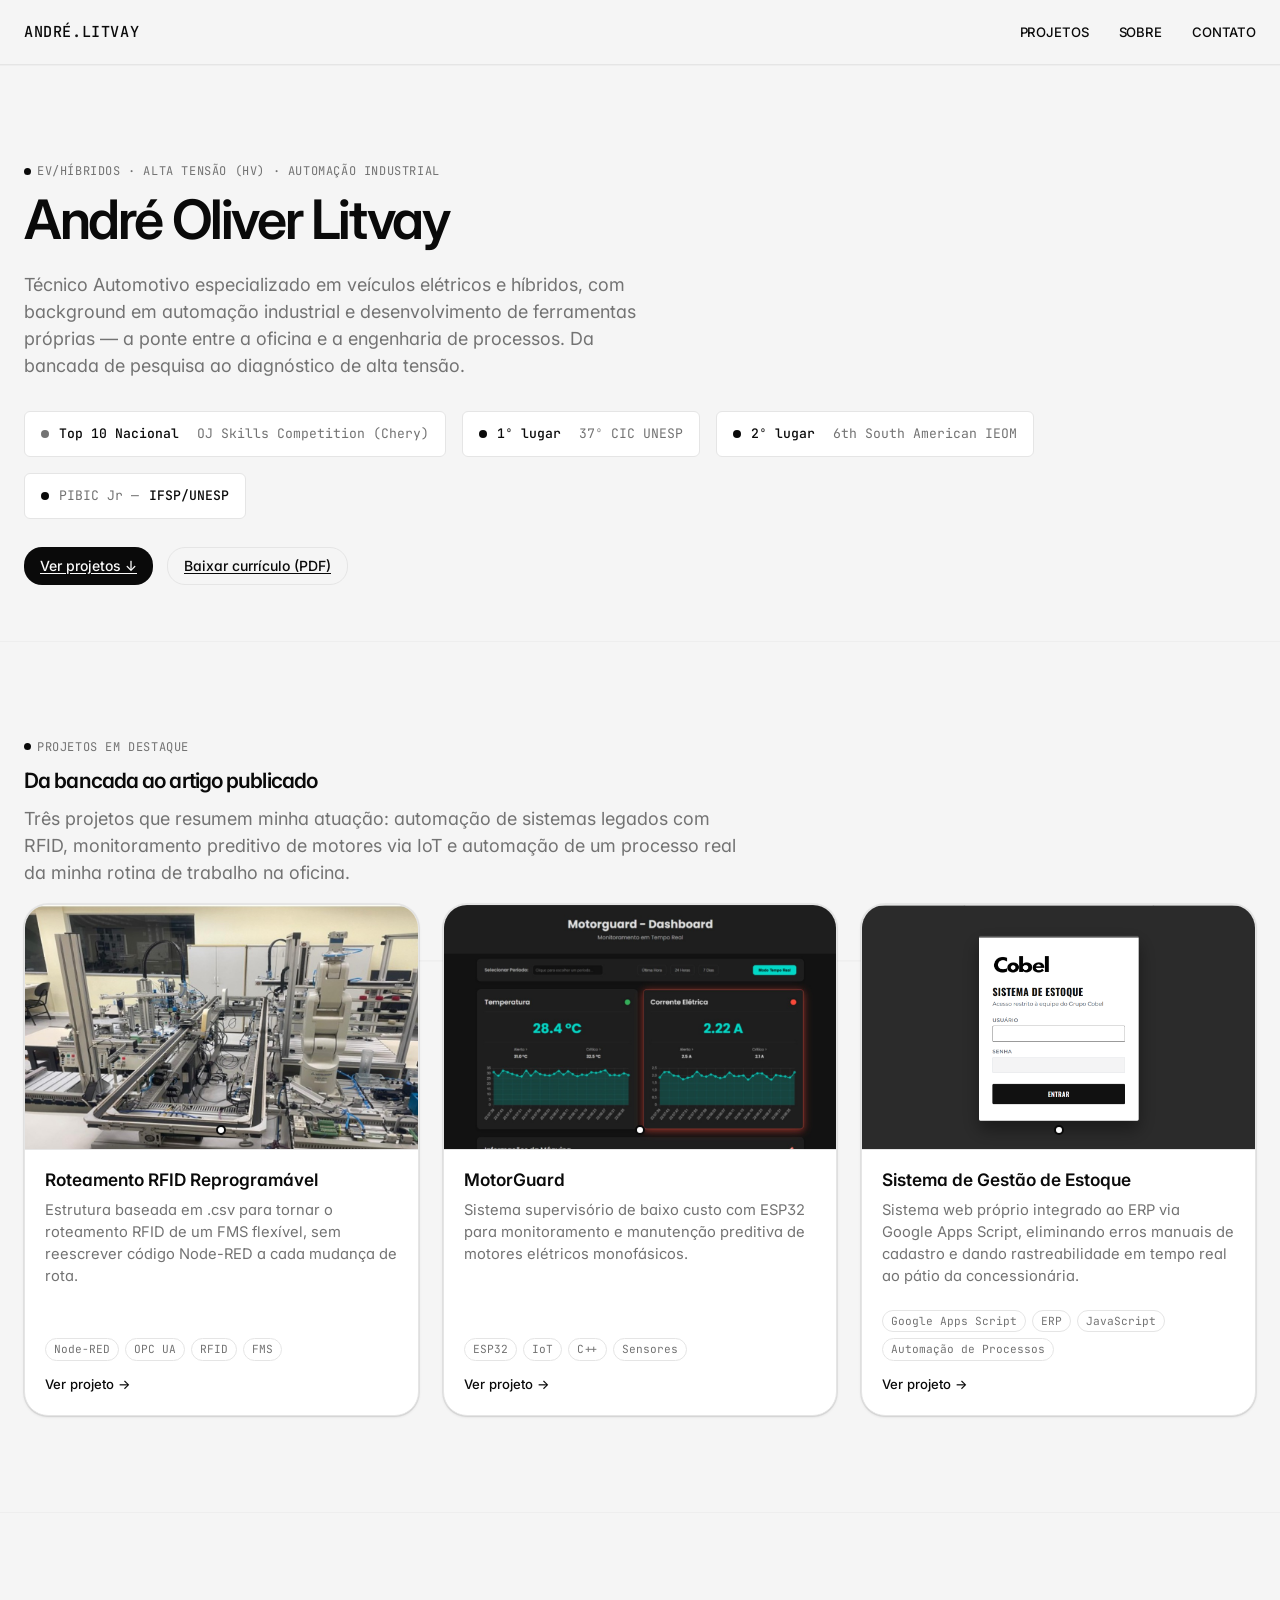
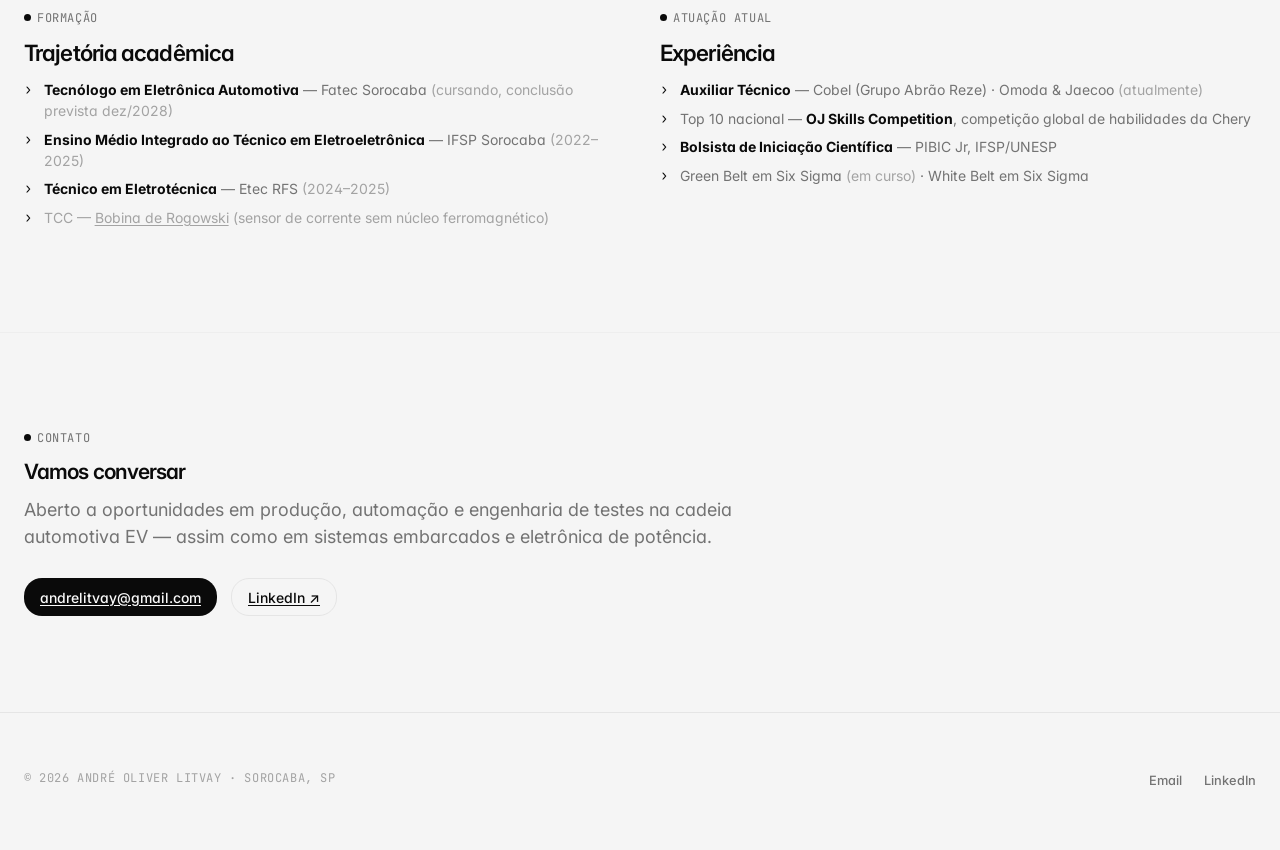
<file: index.html>
<!DOCTYPE html>
<html lang="pt-BR">
<head>
<meta charset="UTF-8">
<meta name="viewport" content="width=device-width, initial-scale=1.0">
<title>André Oliver Litvay — Portfólio</title>
<meta name="description" content="Técnico Automotivo EV/Híbrido com background em Automação Industrial e Indústria 4.0. Diagnóstico de alta tensão, retrofit industrial e sistemas embarcados.">
<link rel="preconnect" href="https://fonts.googleapis.com">
<link href="https://fonts.googleapis.com/css2?family=Space+Grotesk:wght@500;600;700&family=Inter:wght@400;500;600&family=JetBrains+Mono:wght@400;500;600&display=swap" rel="stylesheet">
<link rel="stylesheet" href="style.css">
</head>
<body>
 
<header class="site">
  <div class="wrap">
    <div class="brand">andré<span>.</span>litvay</div>
    <nav class="top">
      <a href="#projetos">Projetos</a>
      <a href="#sobre">Sobre</a>
      <a href="#contato">Contato</a>
    </nav>
  </div>
</header>
 
<section class="hero">
  <div class="wrap">
    <div class="eyebrow">EV/Híbridos · Alta Tensão (HV) · Automação Industrial</div>
    <h1>André Oliver Litvay</h1>
    <p class="role">Técnico Automotivo especializado em veículos elétricos e híbridos, com background em automação industrial e desenvolvimento de ferramentas próprias — a ponte entre a oficina e a engenharia de processos. Da bancada de pesquisa ao diagnóstico de alta tensão.</p>
 
    <div class="stat-strip">
      <div class="stat-chip amber"><span class="dot"></span> <b>Top 10 Nacional</b>&nbsp;OJ Skills Competition (Chery)</div>
      <div class="stat-chip"><span class="dot"></span> <b>1º lugar</b>&nbsp;37º CIC UNESP</div>
      <div class="stat-chip"><span class="dot"></span> <b>2º lugar</b>&nbsp;6th South American IEOM</div>
      <div class="stat-chip"><span class="dot"></span> PIBIC Jr — <b>IFSP/UNESP</b></div>
    </div>
 
    <div class="cta-row">
      <a class="btn" href="#projetos">Ver projetos ↓</a>
      <a class="btn ghost" href="cv-andre-litvay.pdf" target="_blank" rel="noopener">Baixar currículo (PDF)</a>
    </div>
  </div>
</section>
 
<section id="projetos">
  <div class="wrap">
    <div class="eyebrow">Projetos em destaque</div>
    <h2>Da bancada ao artigo publicado</h2>
    <p class="lead">Três projetos que resumem minha atuação: automação de sistemas legados com RFID, monitoramento preditivo de motores via IoT e automação de um processo real da minha rotina de trabalho na oficina.</p>
 
    <div class="trace-row">
      <svg class="trace-svg" viewBox="0 0 1080 40" preserveAspectRatio="none">
        <path d="M 180 8 L 180 20 L 540 20 L 540 20 L 900 20 L 900 8" fill="none" stroke="#22D3B8" stroke-width="1.5"/>
        <circle cx="180" cy="20" r="3.5" fill="#0A0E13" stroke="#22D3B8" stroke-width="1.5"/>
        <circle cx="540" cy="20" r="3.5" fill="#0A0E13" stroke="#22D3B8" stroke-width="1.5"/>
        <circle cx="900" cy="20" r="3.5" fill="#0A0E13" stroke="#22D3B8" stroke-width="1.5"/>
      </svg>
 
      <div class="projects-grid">
        <a class="card" href="rfid-node-red.html" style="text-decoration:none;">
          <div class="thumb"><img src="img-rfid-fms.jpg" alt="Sistema Flexível de Manufatura (FMS) com RFID"></div>
          <div class="via"></div>
          <div class="body">
            <h3>Roteamento RFID Reprogramável</h3>
            <p class="desc">Estrutura baseada em .csv para tornar o roteamento RFID de um FMS flexível, sem reescrever código Node-RED a cada mudança de rota.</p>
            <div class="tags"><span class="tag">Node-RED</span><span class="tag">OPC UA</span><span class="tag">RFID</span><span class="tag">FMS</span></div>
            <span class="link">Ver projeto →</span>
          </div>
        </a>
 
        <a class="card" href="motorguard.html" style="text-decoration:none;">
          <div class="thumb"><img src="img-motorguard-dashboard.jpg" alt="Dashboard do sistema MotorGuard"></div>
          <div class="via"></div>
          <div class="body">
            <h3>MotorGuard</h3>
            <p class="desc">Sistema supervisório de baixo custo com ESP32 para monitoramento e manutenção preditiva de motores elétricos monofásicos.</p>
            <div class="tags"><span class="tag">ESP32</span><span class="tag">IoT</span><span class="tag">C++</span><span class="tag">Sensores</span></div>
            <span class="link">Ver projeto →</span>
          </div>
        </a>
 
        <a class="card" href="estoque.html" style="text-decoration:none;">
          <div class="thumb"><img src="img-estoque-sistema.jpg" alt="Interface do sistema de gestão de estoque"></div>
          <div class="via"></div>
          <div class="body">
            <h3>Sistema de Gestão de Estoque</h3>
            <p class="desc">Sistema web próprio integrado ao ERP via Google Apps Script, eliminando erros manuais de cadastro e dando rastreabilidade em tempo real ao pátio da concessionária.</p>
            <div class="tags"><span class="tag">Google Apps Script</span><span class="tag">ERP</span><span class="tag">JavaScript</span><span class="tag">Automação de Processos</span></div>
            <span class="link">Ver projeto →</span>
          </div>
        </a>
      </div>
    </div>
  </div>
</section>
 
<section id="sobre">
  <div class="wrap two-col">
    <div>
      <div class="eyebrow">Formação</div>
      <h2 style="font-size:1.4rem;">Trajetória acadêmica</h2>
      <ul class="check">
        <li><b style="color:var(--text)">Tecnólogo em Eletrônica Automotiva</b> — Fatec Sorocaba <span style="color:var(--text-faint)">(cursando, conclusão prevista dez/2028)</span></li>
        <li><b style="color:var(--text)">Ensino Médio Integrado ao Técnico em Eletroeletrônica</b> — IFSP Sorocaba <span style="color:var(--text-faint)">(2022–2025)</span></li>
        <li><b style="color:var(--text)">Técnico em Eletrotécnica</b> — Etec RFS <span style="color:var(--text-faint)">(2024–2025)</span></li>
        <li style="color:var(--text-faint)">TCC — <a href="rogowski-coil.html" style="color:var(--text-faint);text-decoration:underline;">Bobina de Rogowski</a> <span style="color:var(--text-faint)">(sensor de corrente sem núcleo ferromagnético)</span></li>
      </ul>
    </div>
    <div>
      <div class="eyebrow">Atuação atual</div>
      <h2 style="font-size:1.4rem;">Experiência</h2>
      <ul class="check">
        <li><b style="color:var(--text)">Auxiliar Técnico</b> — Cobel (Grupo Abrão Reze) · Omoda &amp; Jaecoo <span style="color:var(--text-faint)">(atualmente)</span></li>
        <li>Top 10 nacional — <b style="color:var(--text)">OJ Skills Competition</b>, competição global de habilidades da Chery</li>
        <li><b style="color:var(--text)">Bolsista de Iniciação Científica</b> — PIBIC Jr, IFSP/UNESP</li>
        <li>Green Belt em Six Sigma <span style="color:var(--text-faint)">(em curso)</span> · White Belt em Six Sigma</li>
      </ul>
    </div>
  </div>
</section>
 
<section id="contato">
  <div class="wrap">
    <div class="eyebrow">Contato</div>
    <h2>Vamos conversar</h2>
    <p class="lead">Aberto a oportunidades em produção, automação e engenharia de testes na cadeia automotiva EV — assim como em sistemas embarcados e eletrônica de potência.</p>
    <div class="cta-row">
      <a class="btn" href="mailto:andrelitvay@gmail.com">andrelitvay@gmail.com</a>
      <a class="btn ghost" href="https://www.linkedin.com/in/andre-litvay-5b7b67356" target="_blank" rel="noopener">LinkedIn ↗</a>
    </div>
  </div>
</section>
 
<footer class="site">
  <div class="wrap">
    <p>© 2026 André Oliver Litvay · Sorocaba, SP</p>
    <div class="links">
      <a href="mailto:andrelitvay@gmail.com">Email</a>
      <a href="https://www.linkedin.com/in/andre-litvay-5b7b67356" target="_blank" rel="noopener">LinkedIn</a>
    </div>
  </div>
</footer>
 
</body>
</html>
</file>
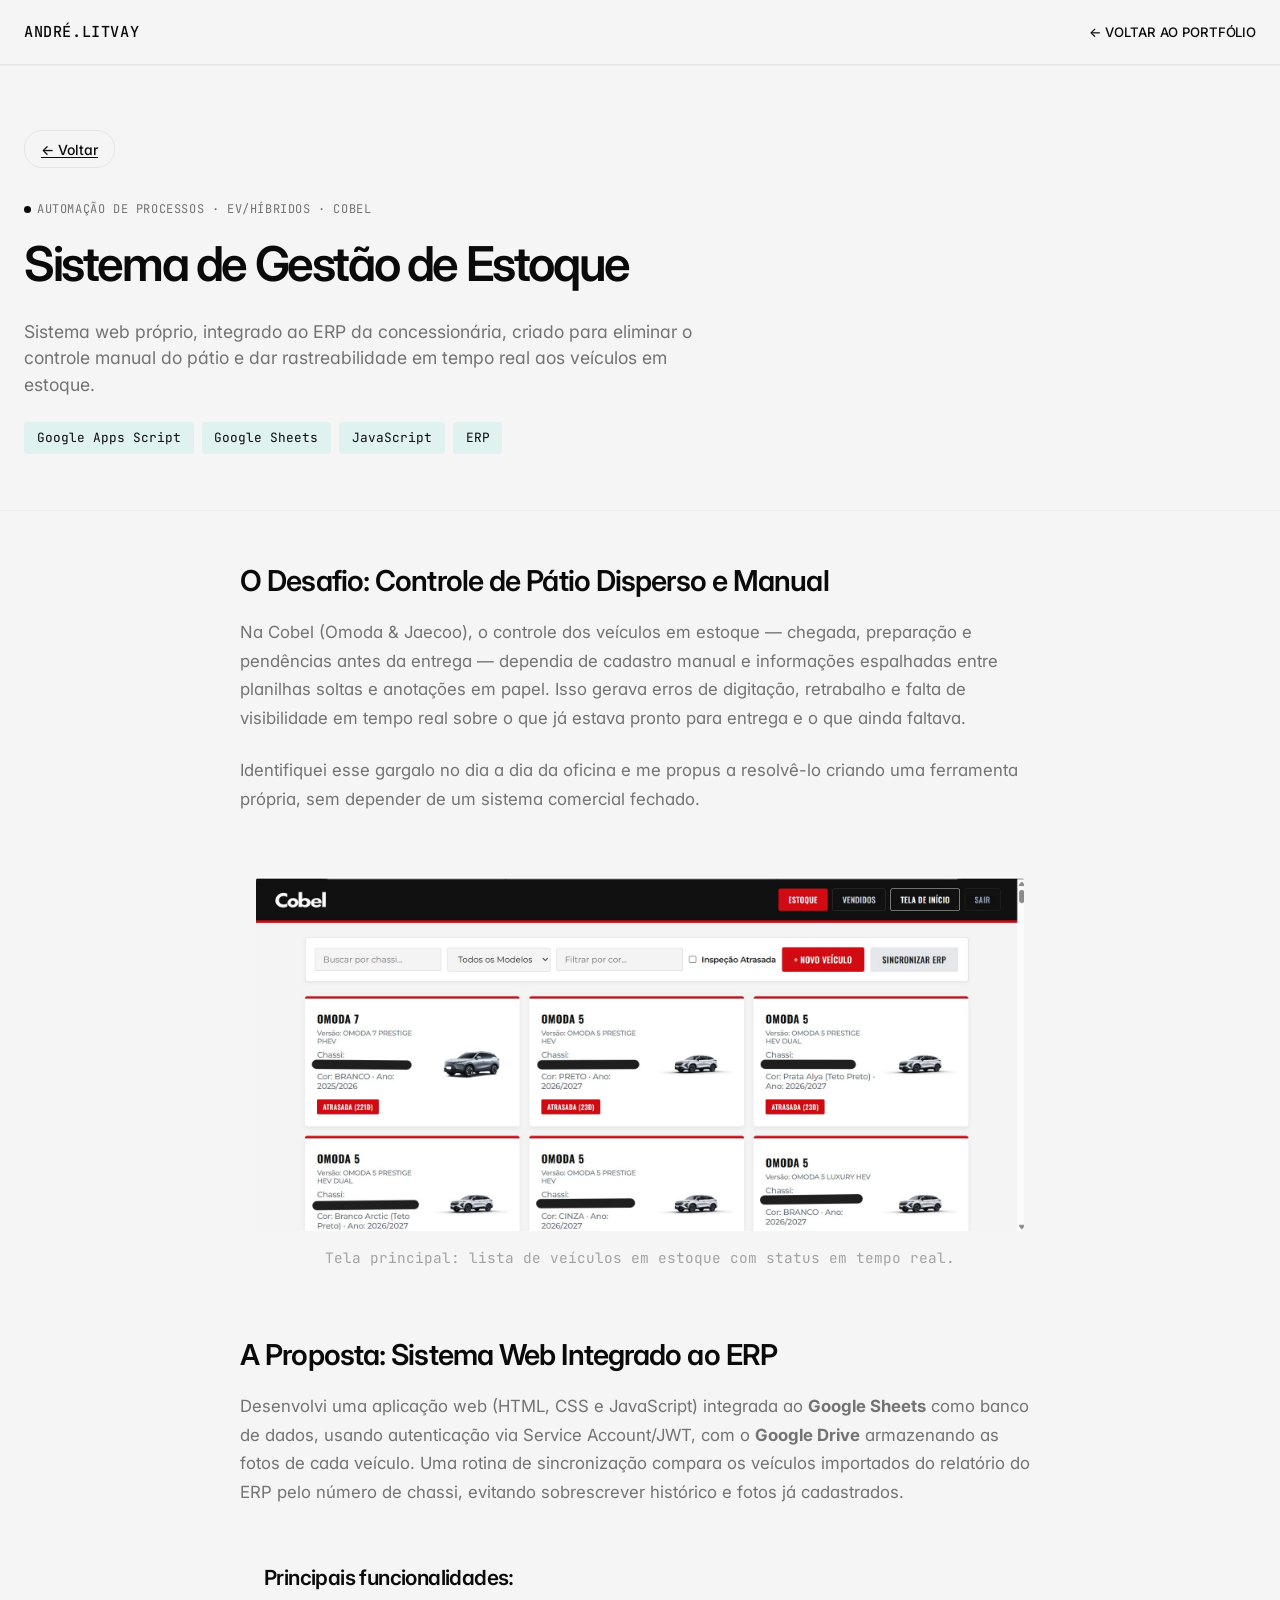
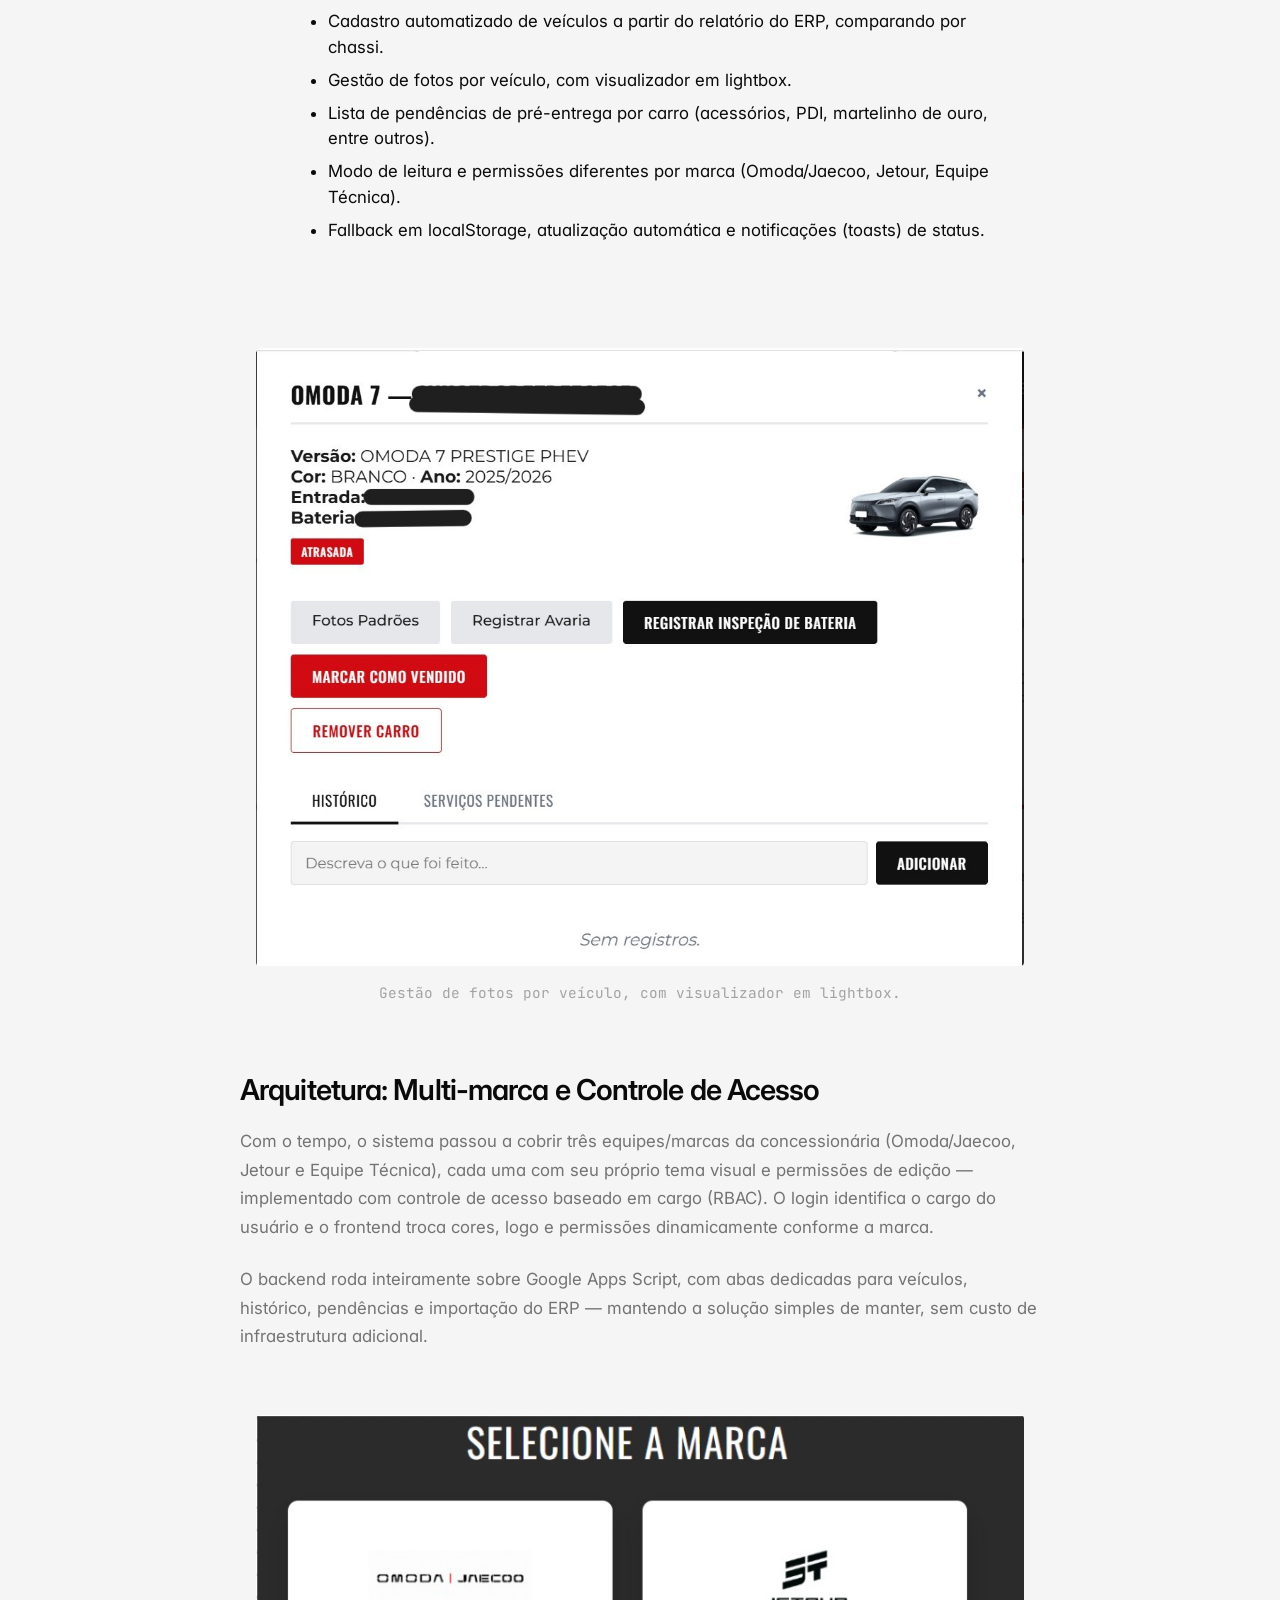
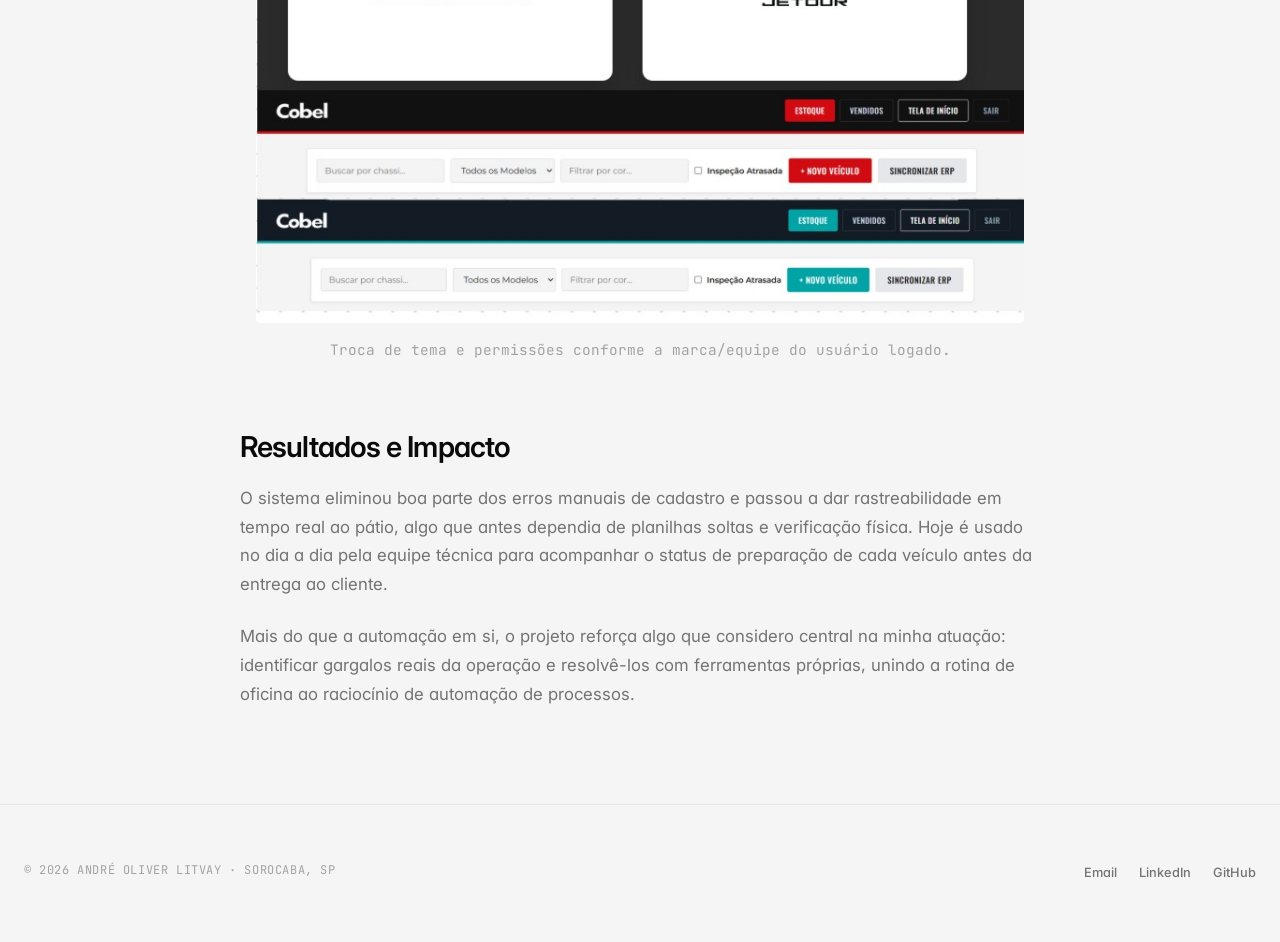
<file: estoque.html>
<!DOCTYPE html>
<html lang="pt-BR">
<head>
<meta charset="UTF-8">
<meta name="viewport" content="width=device-width, initial-scale=1.0">
<title>Sistema de Gestão de Estoque — André Litvay</title>
<link rel="preconnect" href="https://fonts.googleapis.com">
<link href="https://fonts.googleapis.com/css2?family=Space+Grotesk:wght@500;600;700&family=Inter:wght@400;500;600&family=JetBrains+Mono:wght@400;500;600&display=swap" rel="stylesheet">
<!-- O CSS e o HTML estão na mesma pasta (raiz) -->
<link rel="stylesheet" href="style.css">

<style>
  /* Estilos específicos para deixar a leitura do projeto agradável */
  .project-header { padding: 4rem 0 2rem; border-bottom: 1px solid var(--border); }
  .project-content { max-width: 800px; margin: 3rem auto 6rem; font-size: 1.05rem; }
  .project-content h2 { margin-top: 3rem; margin-bottom: 1rem; color: var(--text-heading); font-size: 1.8rem; }
  .project-content h3 { margin-top: 2rem; color: var(--text-heading); font-size: 1.3rem; }
  .project-content p { margin-bottom: 1.5rem; line-height: 1.7; }

  .tags { display: flex; flex-wrap: wrap; gap: 0.5rem; margin: 1.5rem 0; }
  .tag { font-family: var(--font-mono); font-size: 0.8rem; padding: 0.4rem 0.8rem; background: rgba(34, 211, 184, 0.1); border: 1px solid var(--accent); border-radius: 0.25rem; color: var(--accent); }

  figure { margin: 3rem 0; text-align: center; background: var(--bg-surface); padding: 1rem; border-radius: 0.5rem; border: 1px solid var(--border); }
  figure img { max-width: 100%; height: auto; border-radius: 0.25rem; }
  figcaption { color: var(--text-faint); font-size: 0.9rem; margin-top: 1rem; font-family: var(--font-mono); }

  .highlight-box { background: var(--bg-surface); border-left: 4px solid var(--accent); padding: 1.5rem; margin: 2rem 0; border-radius: 0 0.5rem 0.5rem 0; }
  .highlight-box ul { margin-left: 1.5rem; margin-top: 1rem; color: var(--text); }
  .highlight-box li { margin-bottom: 0.5rem; }
</style>
</head>
<body>

<header class="site">
  <div class="wrap">
    <div class="brand">andré<span>.</span>litvay</div>
    <nav class="top">
      <a href="index.html">← Voltar ao Portfólio</a>
    </nav>
  </div>
</header>

<!-- CABEÇALHO DO PROJETO -->
<section class="project-header">
  <div class="wrap">
    <a href="index.html" class="btn ghost" style="margin-bottom: 2rem; padding: 0.5rem 1rem;">← Voltar</a>
    <div class="eyebrow">Automação de Processos · EV/Híbridos · Cobel</div>
    <h1 style="font-size: 3rem; max-width: 900px;">Sistema de Gestão de Estoque</h1>
    <p class="role" style="font-size: 1.1rem; max-width: 700px;">Sistema web próprio, integrado ao ERP da concessionária, criado para eliminar o controle manual do pátio e dar rastreabilidade em tempo real aos veículos em estoque.</p>

    <div class="tags">
      <span class="tag">Google Apps Script</span>
      <span class="tag">Google Sheets</span>
      <span class="tag">JavaScript</span>
      <span class="tag">ERP</span>
    </div>
  </div>
</section>

<!-- CONTEÚDO DO PROJETO -->
<section class="wrap">
  <div class="project-content">

    <h2>O Desafio: Controle de Pátio Disperso e Manual</h2>
    <p>Na Cobel (Omoda &amp; Jaecoo), o controle dos veículos em estoque — chegada, preparação e pendências antes da entrega — dependia de cadastro manual e informações espalhadas entre planilhas soltas e anotações em papel. Isso gerava erros de digitação, retrabalho e falta de visibilidade em tempo real sobre o que já estava pronto para entrega e o que ainda faltava.</p>
    <p>Identifiquei esse gargalo no dia a dia da oficina e me propus a resolvê-lo criando uma ferramenta própria, sem depender de um sistema comercial fechado.</p>

    <figure>
      <img src="img-estoque-dashboard.jpg" alt="Tela principal do sistema de gestão de estoque">
      <figcaption>Tela principal: lista de veículos em estoque com status em tempo real.</figcaption>
    </figure>

    <h2>A Proposta: Sistema Web Integrado ao ERP</h2>
    <p>Desenvolvi uma aplicação web (HTML, CSS e JavaScript) integrada ao <strong>Google Sheets</strong> como banco de dados, usando autenticação via Service Account/JWT, com o <strong>Google Drive</strong> armazenando as fotos de cada veículo. Uma rotina de sincronização compara os veículos importados do relatório do ERP pelo número de chassi, evitando sobrescrever histórico e fotos já cadastrados.</p>

    <div class="highlight-box">
      <h3 style="margin-top: 0;">Principais funcionalidades:</h3>
      <ul>
        <li>Cadastro automatizado de veículos a partir do relatório do ERP, comparando por chassi.</li>
        <li>Gestão de fotos por veículo, com visualizador em lightbox.</li>
        <li>Lista de pendências de pré-entrega por carro (acessórios, PDI, martelinho de ouro, entre outros).</li>
        <li>Modo de leitura e permissões diferentes por marca (Omoda/Jaecoo, Jetour, Equipe Técnica).</li>
        <li>Fallback em localStorage, atualização automática e notificações (toasts) de status.</li>
      </ul>
    </div>

    <figure>
      <img src="img-estoque-fotos.jpg" alt="Gestão de fotos por veículo com visualizador em lightbox">
      <figcaption>Gestão de fotos por veículo, com visualizador em lightbox.</figcaption>
    </figure>

    <h2>Arquitetura: Multi-marca e Controle de Acesso</h2>
    <p>Com o tempo, o sistema passou a cobrir três equipes/marcas da concessionária (Omoda/Jaecoo, Jetour e Equipe Técnica), cada uma com seu próprio tema visual e permissões de edição — implementado com controle de acesso baseado em cargo (RBAC). O login identifica o cargo do usuário e o frontend troca cores, logo e permissões dinamicamente conforme a marca.</p>
    <p>O backend roda inteiramente sobre Google Apps Script, com abas dedicadas para veículos, histórico, pendências e importação do ERP — mantendo a solução simples de manter, sem custo de infraestrutura adicional.</p>

    <figure>
      <img src="img-estoque-temas.jpg" alt="Interface com temas visuais diferentes por marca">
      <figcaption>Troca de tema e permissões conforme a marca/equipe do usuário logado.</figcaption>
    </figure>

    <h2>Resultados e Impacto</h2>
    <p>O sistema eliminou boa parte dos erros manuais de cadastro e passou a dar rastreabilidade em tempo real ao pátio, algo que antes dependia de planilhas soltas e verificação física. Hoje é usado no dia a dia pela equipe técnica para acompanhar o status de preparação de cada veículo antes da entrega ao cliente.</p>
    <p>Mais do que a automação em si, o projeto reforça algo que considero central na minha atuação: identificar gargalos reais da operação e resolvê-los com ferramentas próprias, unindo a rotina de oficina ao raciocínio de automação de processos.</p>

  </div>
</section>

<footer class="site">
  <div class="wrap">
    <p>© 2026 André Oliver Litvay · Sorocaba, SP</p>
    <div class="links">
      <a href="mailto:andrelitvay@gmail.com">Email</a>
      <a href="https://www.linkedin.com/in/andre-litvay-5b7b67356" target="_blank" rel="noopener">LinkedIn</a>
      <a href="https://github.com/litvay-Andre" target="_blank" rel="noopener">GitHub</a>
    </div>
  </div>
</footer>

</body>
</html>
</file>
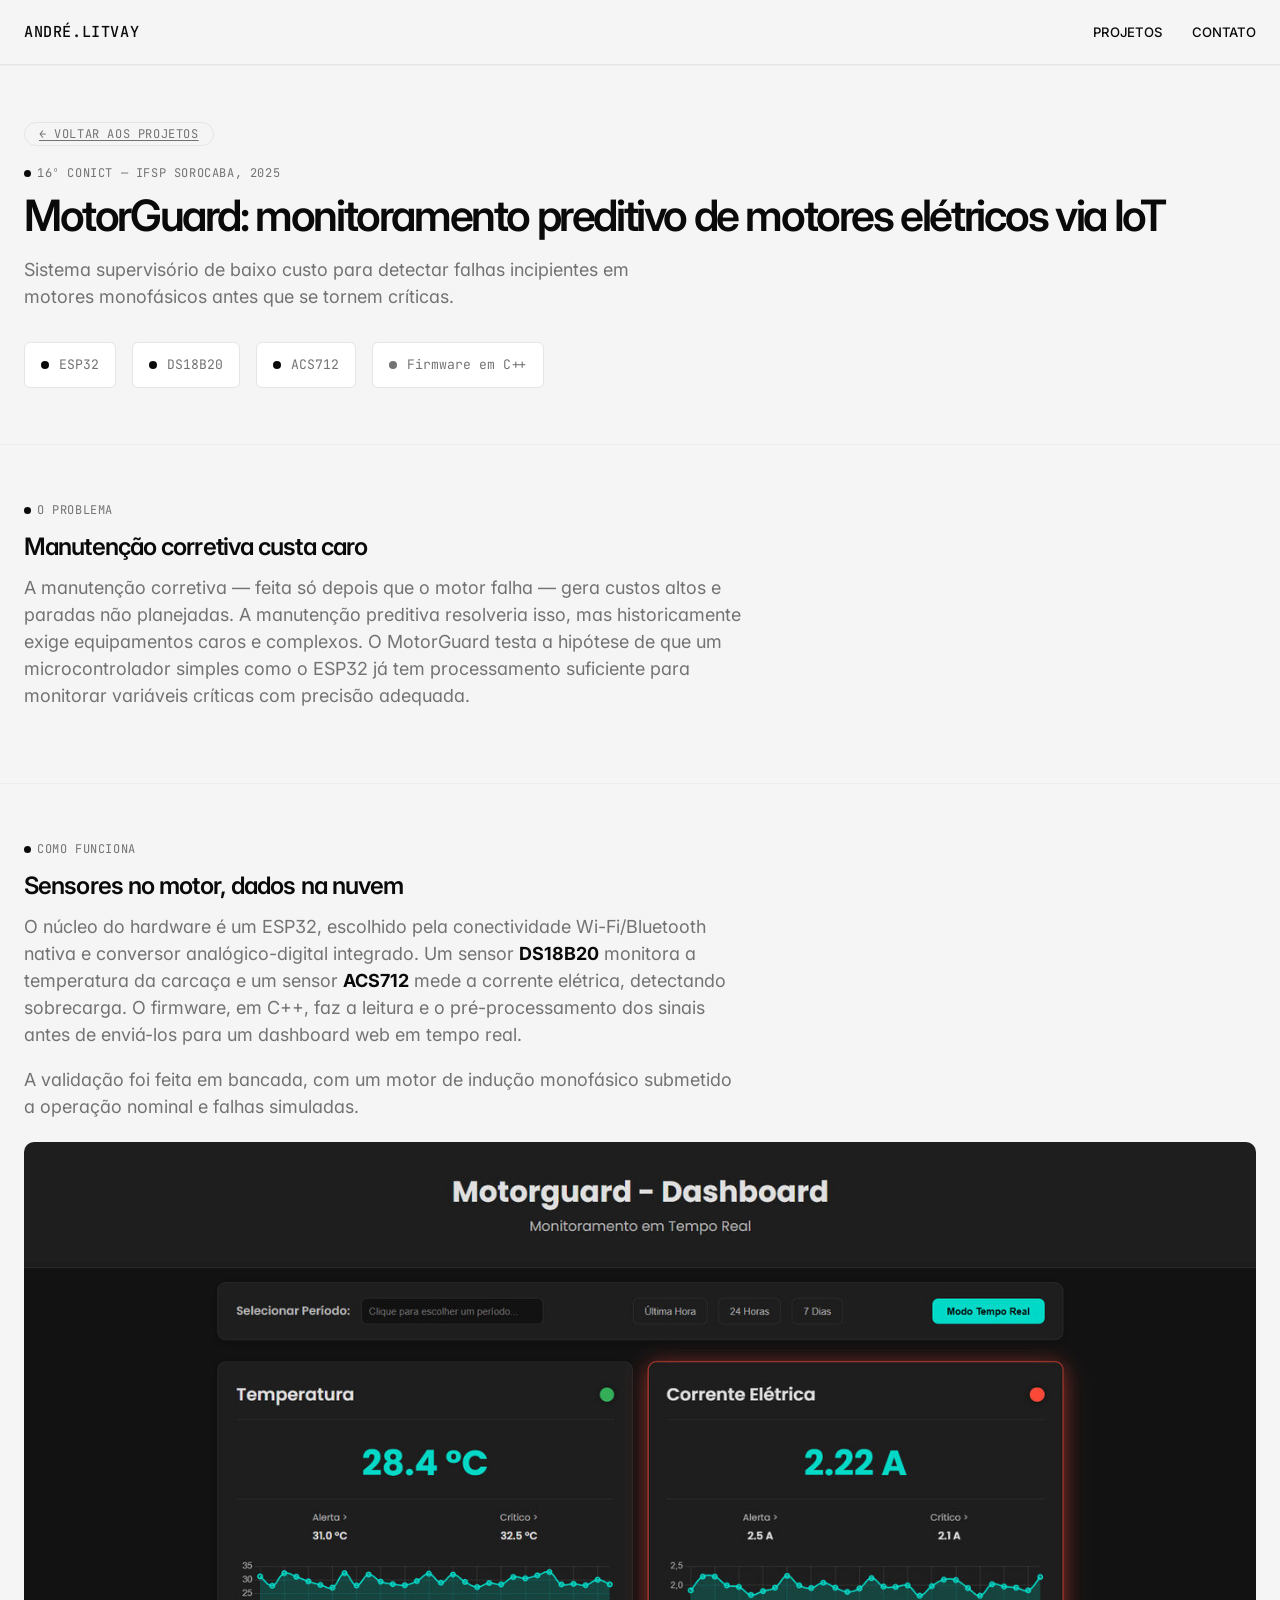
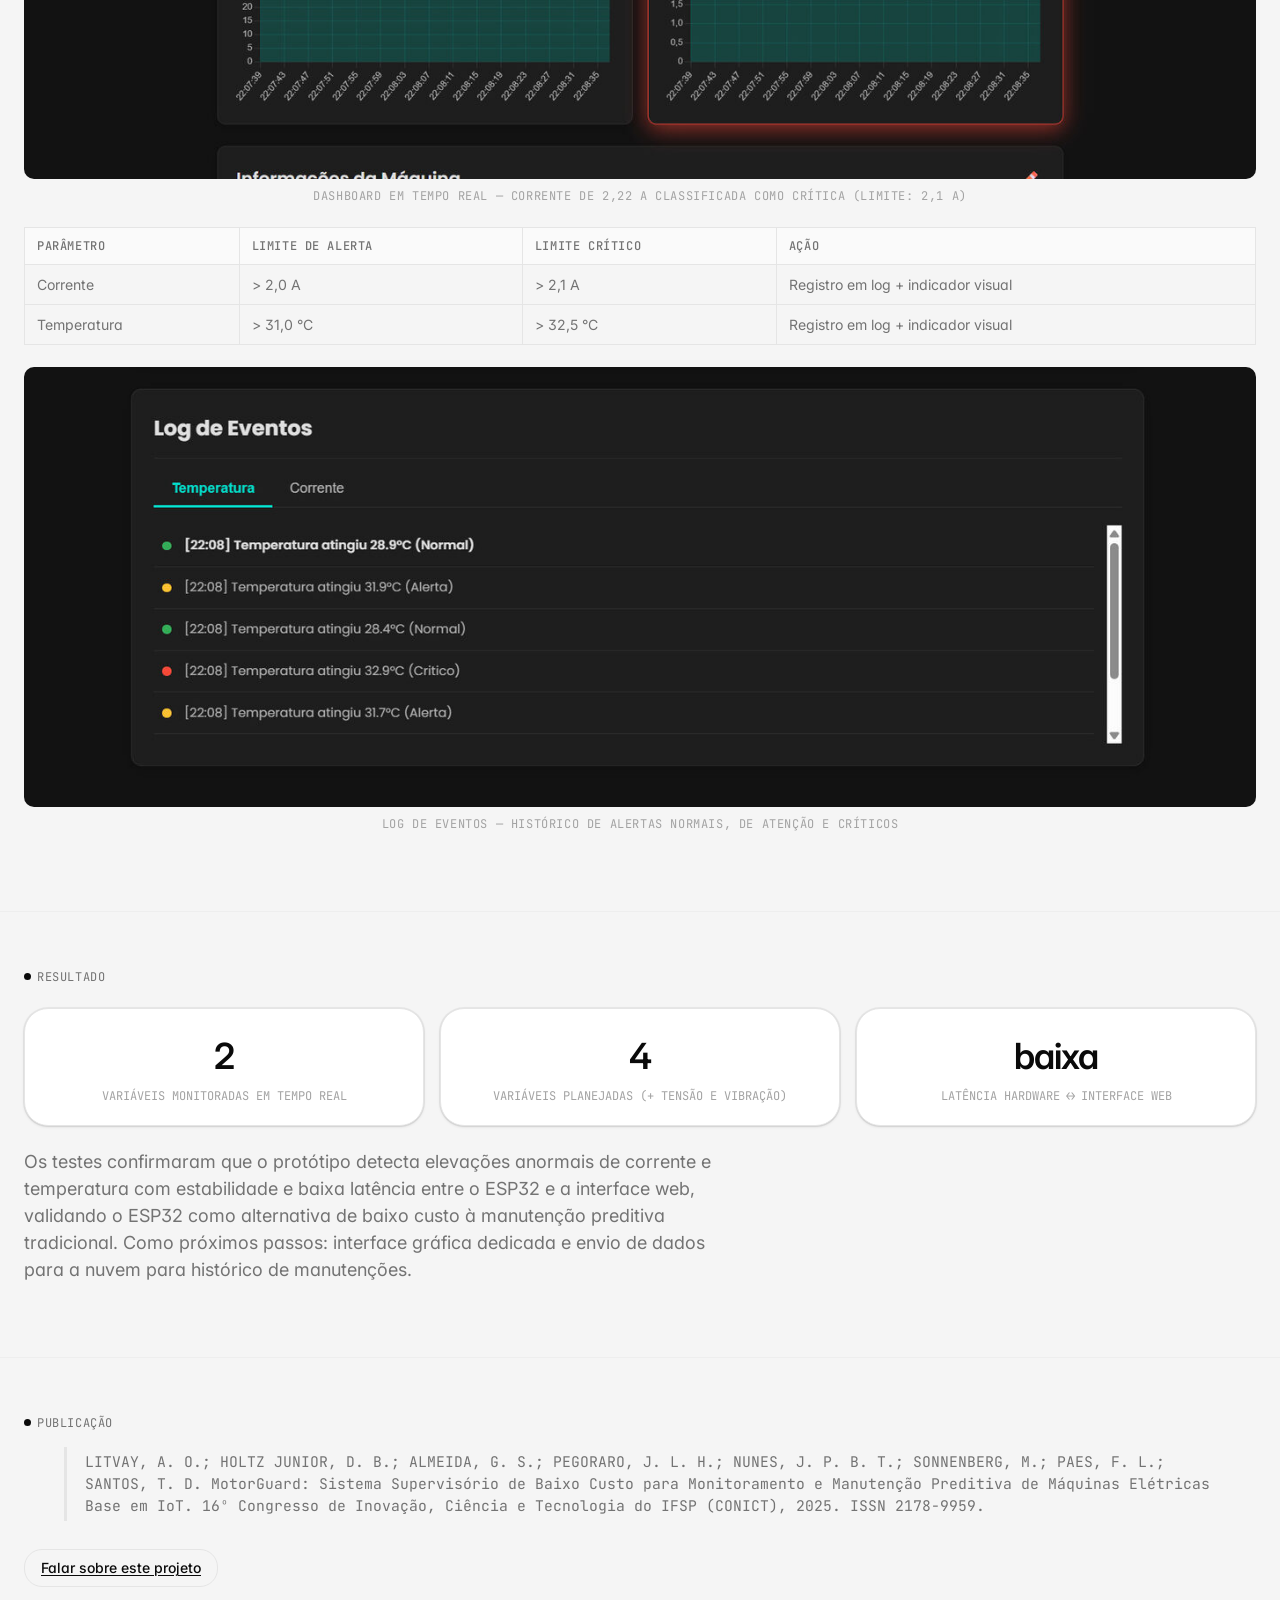
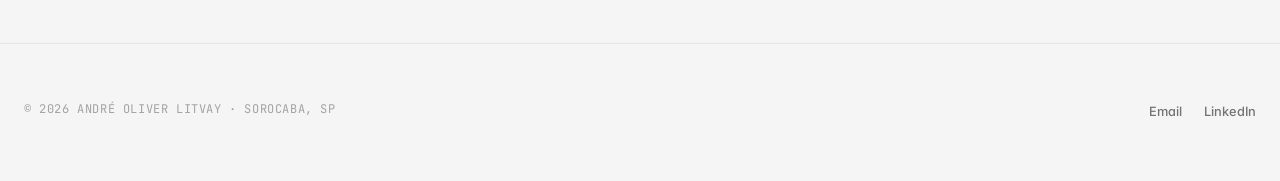
<file: motorguard.html>
<!DOCTYPE html>
<html lang="pt-BR">
<head>
<meta charset="UTF-8">
<meta name="viewport" content="width=device-width, initial-scale=1.0">
<title>MotorGuard — André Oliver Litvay</title>
<link rel="preconnect" href="https://fonts.googleapis.com">
<link href="https://fonts.googleapis.com/css2?family=Space+Grotesk:wght@500;600;700&family=Inter:wght@400;500;600&family=JetBrains+Mono:wght@400;500;600&display=swap" rel="stylesheet">
<link rel="stylesheet" href="../style.css">
</head>
<body>

<header class="site">
  <div class="wrap">
    <div class="brand"><a href="../index.html" style="color:inherit;text-decoration:none;">andré<span>.</span>litvay</a></div>
    <nav class="top">
      <a href="../index.html#projetos">Projetos</a>
      <a href="../index.html#contato">Contato</a>
    </nav>
  </div>
</header>

<section class="hero" style="padding-top:56px;">
  <div class="wrap">
    <a class="pill" href="../index.html">← Voltar aos projetos</a>
    <div class="eyebrow">16º CONICT — IFSP Sorocaba, 2025</div>
    <h1 style="font-size:clamp(1.9rem,4.4vw,2.7rem);">MotorGuard: monitoramento preditivo de motores elétricos via IoT</h1>
    <p class="role">Sistema supervisório de baixo custo para detectar falhas incipientes em motores monofásicos antes que se tornem críticas.</p>
    <div class="stat-strip">
      <div class="stat-chip"><span class="dot"></span> ESP32</div>
      <div class="stat-chip"><span class="dot"></span> DS18B20</div>
      <div class="stat-chip"><span class="dot"></span> ACS712</div>
      <div class="stat-chip amber"><span class="dot"></span> Firmware em C++</div>
    </div>
  </div>
</section>

<section class="tight">
  <div class="wrap">
    <div class="eyebrow">O problema</div>
    <h2 style="font-size:1.5rem;">Manutenção corretiva custa caro</h2>
    <p class="lead">A manutenção corretiva — feita só depois que o motor falha — gera custos altos e paradas não planejadas. A manutenção preditiva resolveria isso, mas historicamente exige equipamentos caros e complexos. O MotorGuard testa a hipótese de que um microcontrolador simples como o ESP32 já tem processamento suficiente para monitorar variáveis críticas com precisão adequada.</p>
  </div>
</section>

<section class="tight">
  <div class="wrap">
    <div class="eyebrow">Como funciona</div>
    <h2 style="font-size:1.5rem;">Sensores no motor, dados na nuvem</h2>
    <p class="lead">O núcleo do hardware é um ESP32, escolhido pela conectividade Wi-Fi/Bluetooth nativa e conversor analógico-digital integrado. Um sensor <b style="color:var(--text)">DS18B20</b> monitora a temperatura da carcaça e um sensor <b style="color:var(--text)">ACS712</b> mede a corrente elétrica, detectando sobrecarga. O firmware, em C++, faz a leitura e o pré-processamento dos sinais antes de enviá-los para um dashboard web em tempo real.</p>
    <p class="lead">A validação foi feita em bancada, com um motor de indução monofásico submetido a operação nominal e falhas simuladas.</p>

    <figure class="figure">
      <img src="../motorguard-dashboard.jpg" alt="Dashboard do MotorGuard mostrando temperatura e corrente em tempo real">
      <figcaption>Dashboard em tempo real — corrente de 2,22 A classificada como crítica (limite: 2,1 A)</figcaption>
    </figure>

    <table class="data">
      <thead><tr><th>Parâmetro</th><th>Limite de alerta</th><th>Limite crítico</th><th>Ação</th></tr></thead>
      <tbody>
        <tr><td>Corrente</td><td>&gt; 2,0 A</td><td>&gt; 2,1 A</td><td>Registro em log + indicador visual</td></tr>
        <tr><td>Temperatura</td><td>&gt; 31,0 °C</td><td>&gt; 32,5 °C</td><td>Registro em log + indicador visual</td></tr>
      </tbody>
    </table>

    <figure class="figure">
      <img src="../motorguard-log.jpg" alt="Log de eventos do MotorGuard">
      <figcaption>Log de eventos — histórico de alertas normais, de atenção e críticos</figcaption>
    </figure>
  </div>
</section>

<section class="tight">
  <div class="wrap">
    <div class="eyebrow">Resultado</div>
    <div class="result-grid">
      <div class="result-box"><div class="num">2</div><div class="label">variáveis monitoradas em tempo real</div></div>
      <div class="result-box"><div class="num">4</div><div class="label">variáveis planejadas (+ tensão e vibração)</div></div>
      <div class="result-box"><div class="num">baixa</div><div class="label">latência hardware ↔ interface web</div></div>
    </div>
    <p class="lead">Os testes confirmaram que o protótipo detecta elevações anormais de corrente e temperatura com estabilidade e baixa latência entre o ESP32 e a interface web, validando o ESP32 como alternativa de baixo custo à manutenção preditiva tradicional. Como próximos passos: interface gráfica dedicada e envio de dados para a nuvem para histórico de manutenções.</p>
  </div>
</section>

<section class="tight">
  <div class="wrap">
    <div class="eyebrow">Publicação</div>
    <blockquote class="pub">
      LITVAY, A. O.; HOLTZ JUNIOR, D. B.; ALMEIDA, G. S.; PEGORARO, J. L. H.; NUNES, J. P. B. T.; SONNENBERG, M.; PAES, F. L.; SANTOS, T. D. MotorGuard: Sistema Supervisório de Baixo Custo para Monitoramento e Manutenção Preditiva de Máquinas Elétricas Base em IoT. 16º Congresso de Inovação, Ciência e Tecnologia do IFSP (CONICT), 2025. ISSN 2178-9959.
    </blockquote>
    <div class="cta-row">
      <a class="btn ghost" href="../index.html#contato">Falar sobre este projeto</a>
    </div>
  </div>
</section>

<footer class="site">
  <div class="wrap">
    <p>© 2026 André Oliver Litvay · Sorocaba, SP</p>
    <div class="links">
      <a href="mailto:andrelitvay@gmail.com">Email</a>
      <a href="https://www.linkedin.com/in/andre-litvay-5b7b67356" target="_blank" rel="noopener">LinkedIn</a>
    </div>
  </div>
</footer>

</body>
</html>
</file>
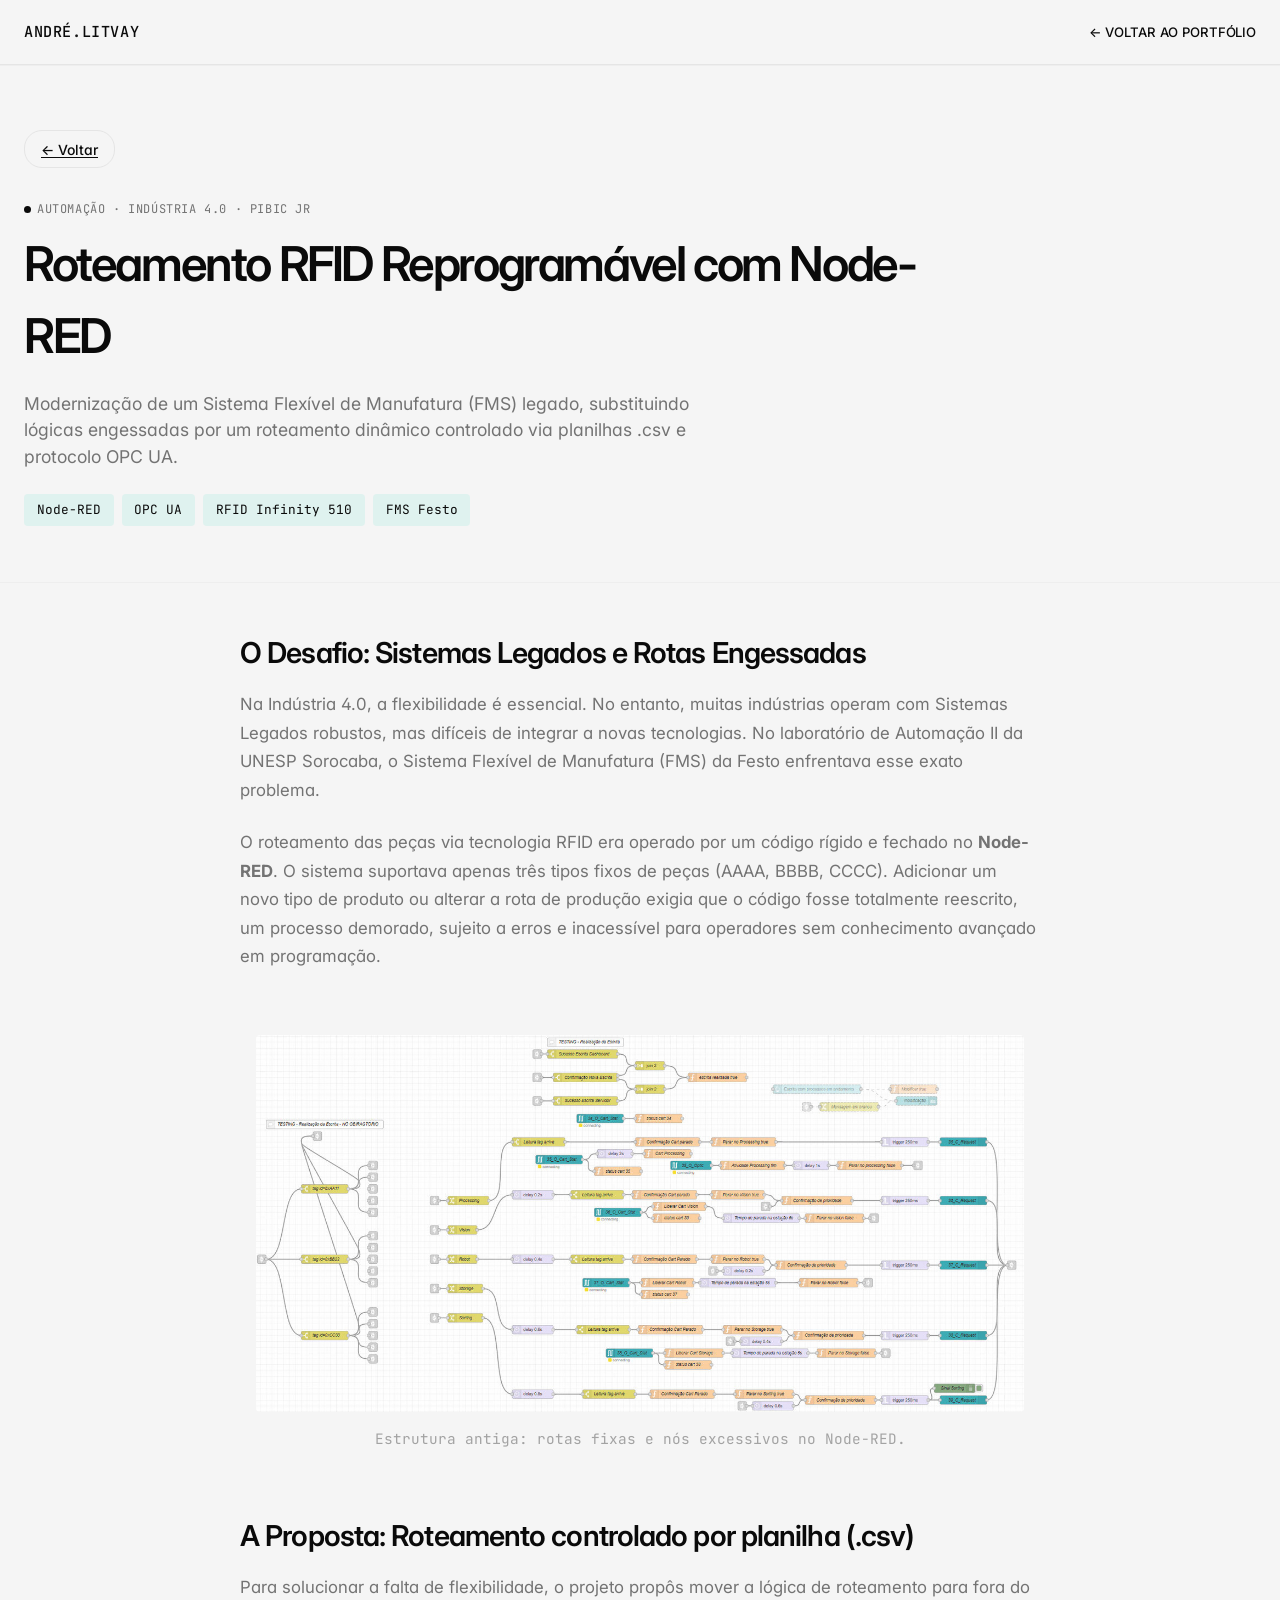
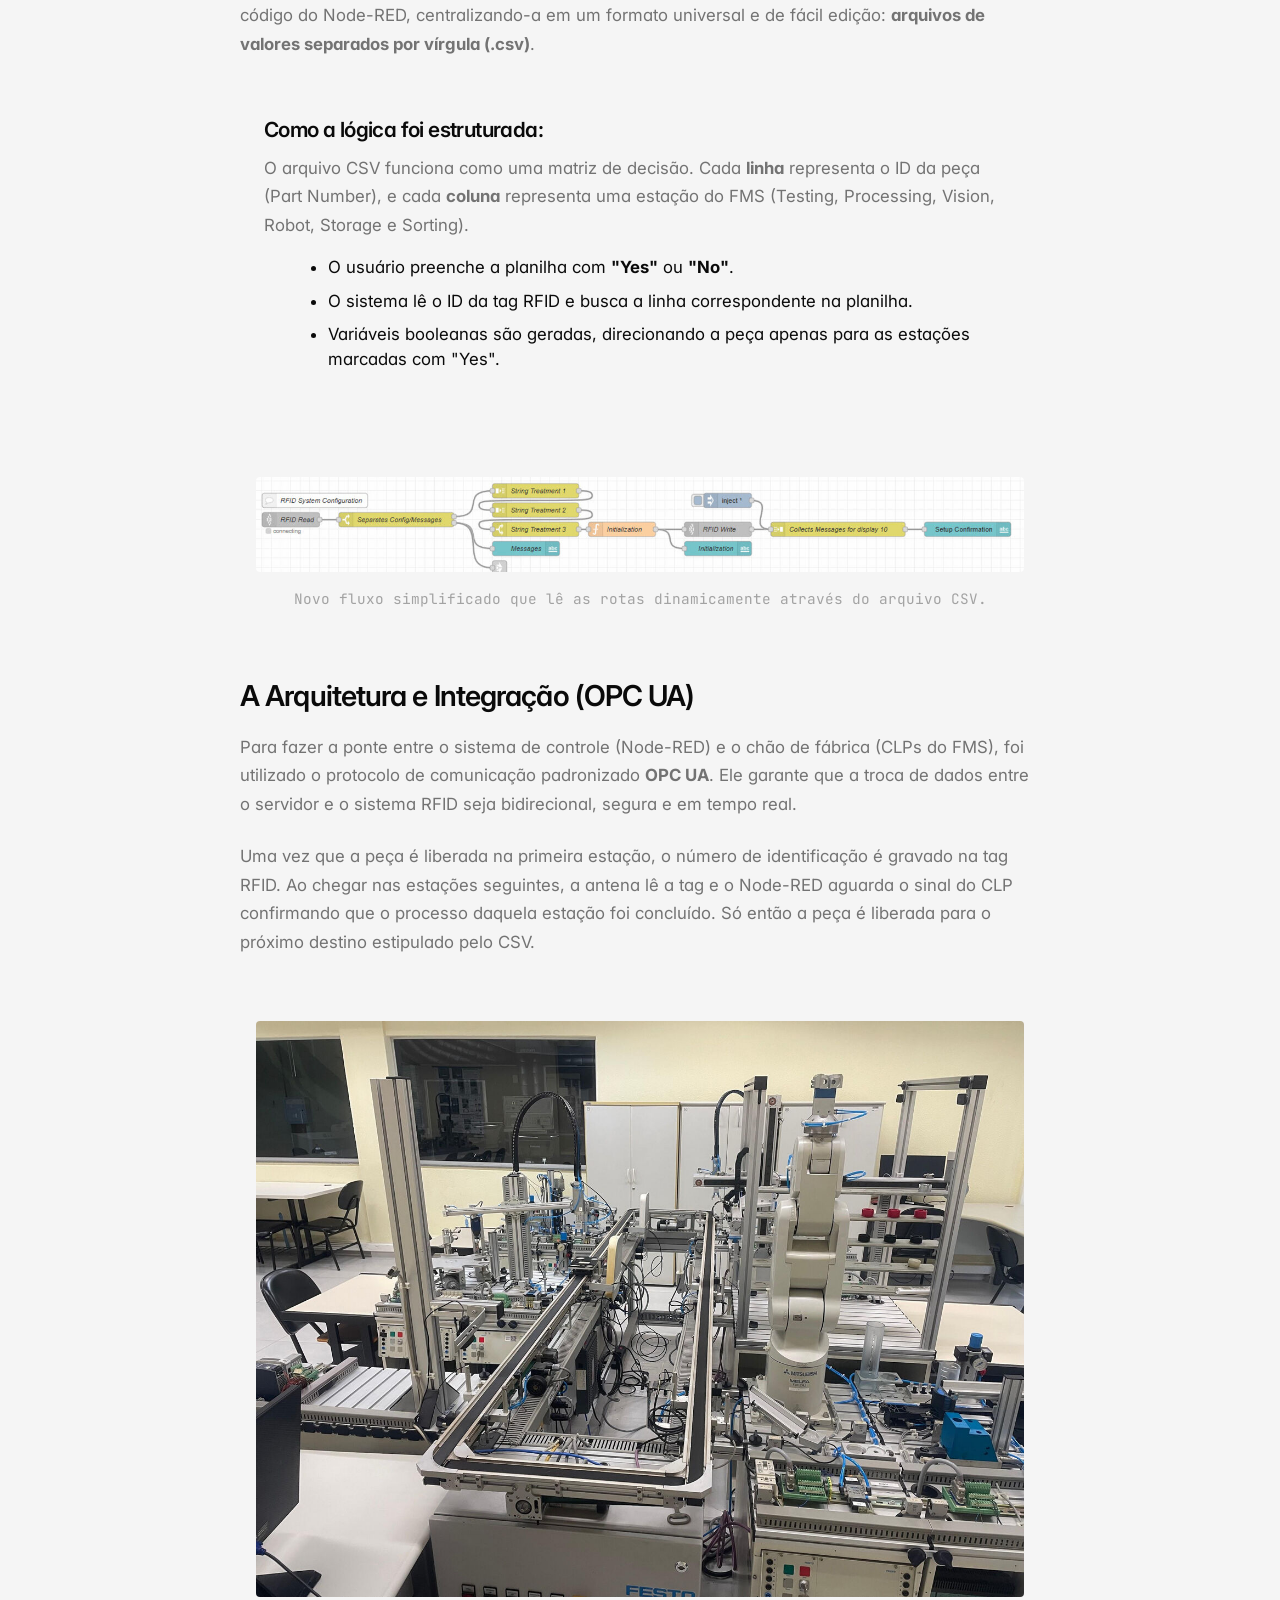
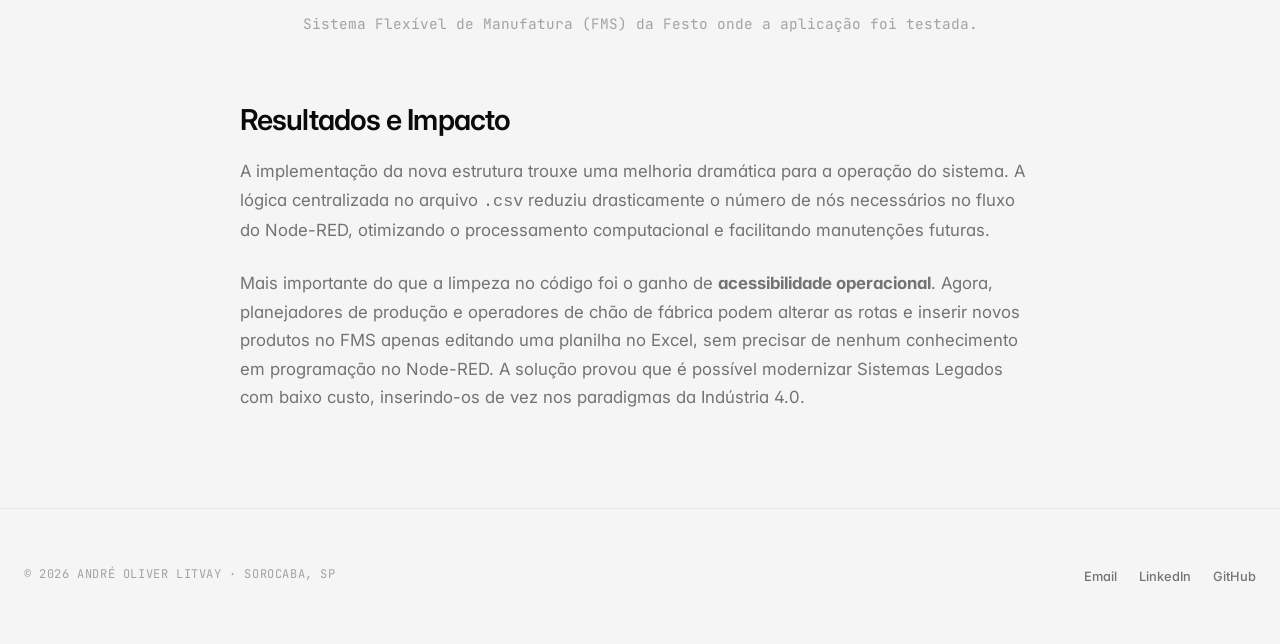
<file: rfid-node-red.html>
<!DOCTYPE html>
<html lang="pt-BR">
<head>
<meta charset="UTF-8">
<meta name="viewport" content="width=device-width, initial-scale=1.0">
<title>Roteamento RFID Reprogramável — André Litvay</title>
<link rel="preconnect" href="https://fonts.googleapis.com">
<link href="https://fonts.googleapis.com/css2?family=Space+Grotesk:wght@500;600;700&family=Inter:wght@400;500;600&family=JetBrains+Mono:wght@400;500;600&display=swap" rel="stylesheet">
<!-- O CSS e o HTML estão na mesma pasta (raiz) -->
<link rel="stylesheet" href="style.css">

<style>
  /* Estilos específicos para deixar a leitura do projeto agradável */
  .project-header { padding: 4rem 0 2rem; border-bottom: 1px solid var(--border); }
  .project-content { max-width: 800px; margin: 3rem auto 6rem; font-size: 1.05rem; }
  .project-content h2 { margin-top: 3rem; margin-bottom: 1rem; color: var(--text-heading); font-size: 1.8rem; }
  .project-content h3 { margin-top: 2rem; color: var(--text-heading); font-size: 1.3rem; }
  .project-content p { margin-bottom: 1.5rem; line-height: 1.7; }
  
  .tags { display: flex; flex-wrap: wrap; gap: 0.5rem; margin: 1.5rem 0; }
  .tag { font-family: var(--font-mono); font-size: 0.8rem; padding: 0.4rem 0.8rem; background: rgba(34, 211, 184, 0.1); border: 1px solid var(--accent); border-radius: 0.25rem; color: var(--accent); }
  
  figure { margin: 3rem 0; text-align: center; background: var(--bg-surface); padding: 1rem; border-radius: 0.5rem; border: 1px solid var(--border); }
  figure img { max-width: 100%; height: auto; border-radius: 0.25rem; }
  figcaption { color: var(--text-faint); font-size: 0.9rem; margin-top: 1rem; font-family: var(--font-mono); }
  
  .highlight-box { background: var(--bg-surface); border-left: 4px solid var(--accent); padding: 1.5rem; margin: 2rem 0; border-radius: 0 0.5rem 0.5rem 0; }
  .highlight-box ul { margin-left: 1.5rem; margin-top: 1rem; color: var(--text); }
  .highlight-box li { margin-bottom: 0.5rem; }
</style>
</head>
<body>

<header class="site">
  <div class="wrap">
    <div class="brand">andré<span>.</span>litvay</div>
    <nav class="top">
      <a href="index.html">← Voltar ao Portfólio</a>
    </nav>
  </div>
</header>

<!-- CABEÇALHO DO PROJETO -->
<section class="project-header">
  <div class="wrap">
    <a href="index.html" class="btn ghost" style="margin-bottom: 2rem; padding: 0.5rem 1rem;">← Voltar</a>
    <div class="eyebrow">Automação · Indústria 4.0 · PIBIC Jr</div>
    <h1 style="font-size: 3rem; max-width: 900px;">Roteamento RFID Reprogramável com Node-RED</h1>
    <p class="role" style="font-size: 1.1rem; max-width: 700px;">Modernização de um Sistema Flexível de Manufatura (FMS) legado, substituindo lógicas engessadas por um roteamento dinâmico controlado via planilhas .csv e protocolo OPC UA.</p>
    
    <div class="tags">
      <span class="tag">Node-RED</span>
      <span class="tag">OPC UA</span>
      <span class="tag">RFID Infinity 510</span>
      <span class="tag">FMS Festo</span>
    </div>
  </div>
</section>

<!-- CONTEÚDO DO PROJETO -->
<section class="wrap">
  <div class="project-content">

    <h2>O Desafio: Sistemas Legados e Rotas Engessadas</h2>
    <p>Na Indústria 4.0, a flexibilidade é essencial. No entanto, muitas indústrias operam com Sistemas Legados robustos, mas difíceis de integrar a novas tecnologias. No laboratório de Automação II da UNESP Sorocaba, o Sistema Flexível de Manufatura (FMS) da Festo enfrentava esse exato problema.</p>
    <p>O roteamento das peças via tecnologia RFID era operado por um código rígido e fechado no <strong>Node-RED</strong>. O sistema suportava apenas três tipos fixos de peças (AAAA, BBBB, CCCC). Adicionar um novo tipo de produto ou alterar a rota de produção exigia que o código fosse totalmente reescrito, um processo demorado, sujeito a erros e inacessível para operadores sem conhecimento avançado em programação.</p>

    <figure>
      <img src="rfid-routing-structure.jpg" alt="Estrutura anterior de roteamento">
      <figcaption>Estrutura antiga: rotas fixas e nós excessivos no Node-RED.</figcaption>
    </figure>

    <h2>A Proposta: Roteamento controlado por planilha (.csv)</h2>
    <p>Para solucionar a falta de flexibilidade, o projeto propôs mover a lógica de roteamento para fora do código do Node-RED, centralizando-a em um formato universal e de fácil edição: <strong>arquivos de valores separados por vírgula (.csv)</strong>.</p>
    
    <div class="highlight-box">
      <h3 style="margin-top: 0;">Como a lógica foi estruturada:</h3>
      <p style="margin-bottom: 0;">O arquivo CSV funciona como uma matriz de decisão. Cada <strong>linha</strong> representa o ID da peça (Part Number), e cada <strong>coluna</strong> representa uma estação do FMS (Testing, Processing, Vision, Robot, Storage e Sorting).</p>
      <ul>
        <li>O usuário preenche a planilha com <strong>"Yes"</strong> ou <strong>"No"</strong>.</li>
        <li>O sistema lê o ID da tag RFID e busca a linha correspondente na planilha.</li>
        <li>Variáveis booleanas são geradas, direcionando a peça apenas para as estações marcadas com "Yes".</li>
      </ul>
    </div>

    <figure>
      <img src="rfid-flow-config.jpg" alt="Novo fluxo no Node-RED">
      <figcaption>Novo fluxo simplificado que lê as rotas dinamicamente através do arquivo CSV.</figcaption>
    </figure>

    <h2>A Arquitetura e Integração (OPC UA)</h2>
    <p>Para fazer a ponte entre o sistema de controle (Node-RED) e o chão de fábrica (CLPs do FMS), foi utilizado o protocolo de comunicação padronizado <strong>OPC UA</strong>. Ele garante que a troca de dados entre o servidor e o sistema RFID seja bidirecional, segura e em tempo real.</p>
    <p>Uma vez que a peça é liberada na primeira estação, o número de identificação é gravado na tag RFID. Ao chegar nas estações seguintes, a antena lê a tag e o Node-RED aguarda o sinal do CLP confirmando que o processo daquela estação foi concluído. Só então a peça é liberada para o próximo destino estipulado pelo CSV.</p>

    <figure>
      <img src="rfid-fms.jpg" alt="FMS da Festo - UNESP Sorocaba">
      <figcaption>Sistema Flexível de Manufatura (FMS) da Festo onde a aplicação foi testada.</figcaption>
    </figure>

    <h2>Resultados e Impacto</h2>
    <p>A implementação da nova estrutura trouxe uma melhoria dramática para a operação do sistema. A lógica centralizada no arquivo <code>.csv</code> reduziu drasticamente o número de nós necessários no fluxo do Node-RED, otimizando o processamento computacional e facilitando manutenções futuras.</p>
    <p>Mais importante do que a limpeza no código foi o ganho de <strong>acessibilidade operacional</strong>. Agora, planejadores de produção e operadores de chão de fábrica podem alterar as rotas e inserir novos produtos no FMS apenas editando uma planilha no Excel, sem precisar de nenhum conhecimento em programação no Node-RED. A solução provou que é possível modernizar Sistemas Legados com baixo custo, inserindo-os de vez nos paradigmas da Indústria 4.0.</p>

  </div>
</section>

<footer class="site">
  <div class="wrap">
    <p>© 2026 André Oliver Litvay · Sorocaba, SP</p>
    <div class="links">
      <a href="mailto:andrelitvay@gmail.com">Email</a>
      <a href="https://www.linkedin.com/in/andre-litvay-5b7b67356" target="_blank" rel="noopener">LinkedIn</a>
      <a href="https://github.com/litvay-Andre" target="_blank" rel="noopener">GitHub</a>
    </div>
  </div>
</footer>

</body>
</html>
</file>
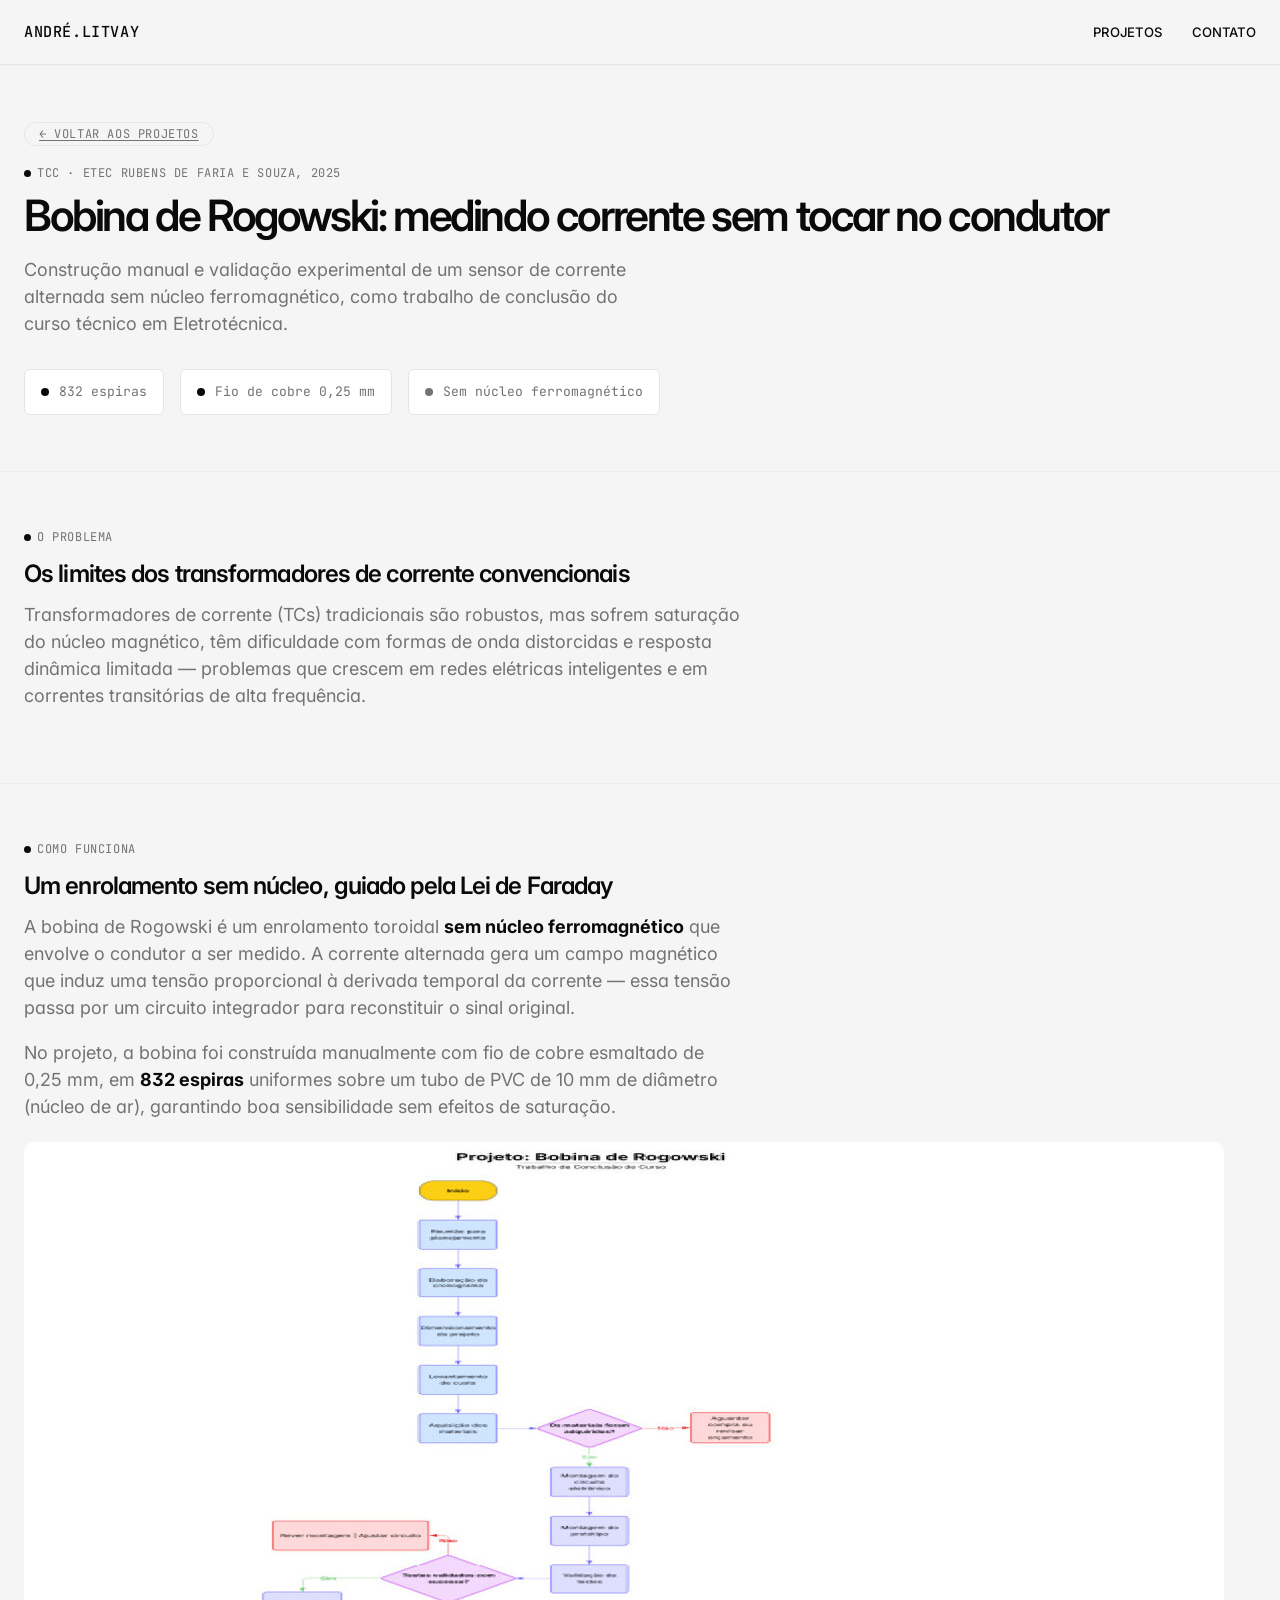
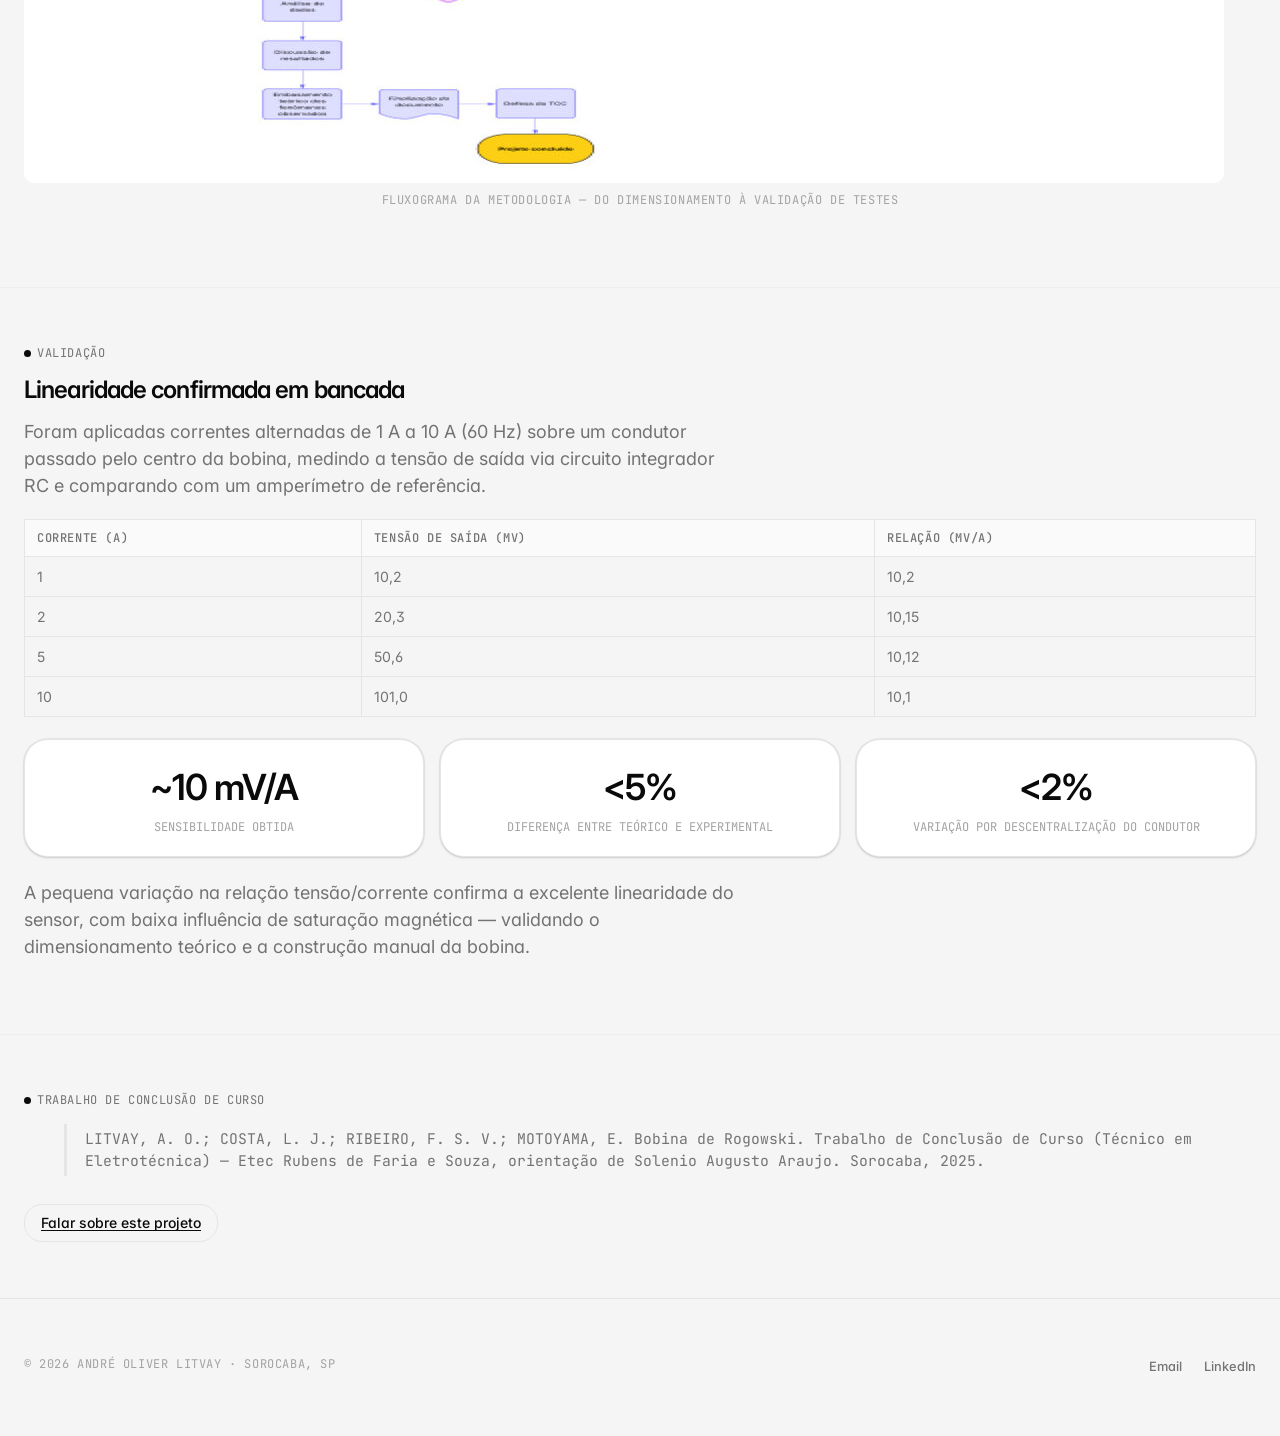
<file: rogowski-coil.html>
<!DOCTYPE html>
<html lang="pt-BR">
<head>
<meta charset="UTF-8">
<meta name="viewport" content="width=device-width, initial-scale=1.0">
<title>Bobina de Rogowski — André Oliver Litvay</title>
<link rel="preconnect" href="https://fonts.googleapis.com">
<link href="https://fonts.googleapis.com/css2?family=Space+Grotesk:wght@500;600;700&family=Inter:wght@400;500;600&family=JetBrains+Mono:wght@400;500;600&display=swap" rel="stylesheet">
<link rel="stylesheet" href="../style.css">
</head>
<body>

<header class="site">
  <div class="wrap">
    <div class="brand"><a href="../index.html" style="color:inherit;text-decoration:none;">andré<span>.</span>litvay</a></div>
    <nav class="top">
      <a href="../index.html#projetos">Projetos</a>
      <a href="../index.html#contato">Contato</a>
    </nav>
  </div>
</header>

<section class="hero" style="padding-top:56px;">
  <div class="wrap">
    <a class="pill" href="../index.html">← Voltar aos projetos</a>
    <div class="eyebrow">TCC · Etec Rubens de Faria e Souza, 2025</div>
    <h1 style="font-size:clamp(1.9rem,4.4vw,2.7rem);">Bobina de Rogowski: medindo corrente sem tocar no condutor</h1>
    <p class="role">Construção manual e validação experimental de um sensor de corrente alternada sem núcleo ferromagnético, como trabalho de conclusão do curso técnico em Eletrotécnica.</p>
    <div class="stat-strip">
      <div class="stat-chip"><span class="dot"></span> 832 espiras</div>
      <div class="stat-chip"><span class="dot"></span> Fio de cobre 0,25 mm</div>
      <div class="stat-chip amber"><span class="dot"></span> Sem núcleo ferromagnético</div>
    </div>
  </div>
</section>

<section class="tight">
  <div class="wrap">
    <div class="eyebrow">O problema</div>
    <h2 style="font-size:1.5rem;">Os limites dos transformadores de corrente convencionais</h2>
    <p class="lead">Transformadores de corrente (TCs) tradicionais são robustos, mas sofrem saturação do núcleo magnético, têm dificuldade com formas de onda distorcidas e resposta dinâmica limitada — problemas que crescem em redes elétricas inteligentes e em correntes transitórias de alta frequência.</p>
  </div>
</section>

<section class="tight">
  <div class="wrap">
    <div class="eyebrow">Como funciona</div>
    <h2 style="font-size:1.5rem;">Um enrolamento sem núcleo, guiado pela Lei de Faraday</h2>
    <p class="lead">A bobina de Rogowski é um enrolamento toroidal <b style="color:var(--text)">sem núcleo ferromagnético</b> que envolve o condutor a ser medido. A corrente alternada gera um campo magnético que induz uma tensão proporcional à derivada temporal da corrente — essa tensão passa por um circuito integrador para reconstituir o sinal original.</p>
    <p class="lead">No projeto, a bobina foi construída manualmente com fio de cobre esmaltado de 0,25 mm, em <b style="color:var(--text)">832 espiras</b> uniformes sobre um tubo de PVC de 10 mm de diâmetro (núcleo de ar), garantindo boa sensibilidade sem efeitos de saturação.</p>

    <figure class="figure">
      <img src="../rogowski-flowchart.jpg" alt="Fluxograma da metodologia do projeto Bobina de Rogowski">
      <figcaption>Fluxograma da metodologia — do dimensionamento à validação de testes</figcaption>
    </figure>
  </div>
</section>

<section class="tight">
  <div class="wrap">
    <div class="eyebrow">Validação</div>
    <h2 style="font-size:1.5rem;">Linearidade confirmada em bancada</h2>
    <p class="lead">Foram aplicadas correntes alternadas de 1 A a 10 A (60 Hz) sobre um condutor passado pelo centro da bobina, medindo a tensão de saída via circuito integrador RC e comparando com um amperímetro de referência.</p>

    <table class="data">
      <thead><tr><th>Corrente (A)</th><th>Tensão de saída (mV)</th><th>Relação (mV/A)</th></tr></thead>
      <tbody>
        <tr><td>1</td><td>10,2</td><td>10,2</td></tr>
        <tr><td>2</td><td>20,3</td><td>10,15</td></tr>
        <tr><td>5</td><td>50,6</td><td>10,12</td></tr>
        <tr><td>10</td><td>101,0</td><td>10,1</td></tr>
      </tbody>
    </table>

    <div class="result-grid">
      <div class="result-box"><div class="num">~10 mV/A</div><div class="label">sensibilidade obtida</div></div>
      <div class="result-box"><div class="num">&lt;5%</div><div class="label">diferença entre teórico e experimental</div></div>
      <div class="result-box"><div class="num">&lt;2%</div><div class="label">variação por descentralização do condutor</div></div>
    </div>
    <p class="lead">A pequena variação na relação tensão/corrente confirma a excelente linearidade do sensor, com baixa influência de saturação magnética — validando o dimensionamento teórico e a construção manual da bobina.</p>
  </div>
</section>

<section class="tight">
  <div class="wrap">
    <div class="eyebrow">Trabalho de Conclusão de Curso</div>
    <blockquote class="pub">
      LITVAY, A. O.; COSTA, L. J.; RIBEIRO, F. S. V.; MOTOYAMA, E. Bobina de Rogowski. Trabalho de Conclusão de Curso (Técnico em Eletrotécnica) — Etec Rubens de Faria e Souza, orientação de Solenio Augusto Araujo. Sorocaba, 2025.
    </blockquote>
    <div class="cta-row">
      <a class="btn ghost" href="../index.html#contato">Falar sobre este projeto</a>
    </div>
  </div>
</section>

<footer class="site">
  <div class="wrap">
    <p>© 2026 André Oliver Litvay · Sorocaba, SP</p>
    <div class="links">
      <a href="mailto:andrelitvay@gmail.com">Email</a>
      <a href="https://www.linkedin.com/in/andre-litvay-5b7b67356" target="_blank" rel="noopener">LinkedIn</a>
    </div>
  </div>
</footer>

</body>
</html>
</file>
<file: style.css>
/* ===========================================================
   André Oliver Litvay — Portfólio
   Design tokens
   Sistema visual: shadcn/ui — "clinical blueprint on frosted paper"
   Canvas quase-branco, superfícies em cinza morno, cards com
   raio grande flutuando sobre bordas hairline. Paleta quase
   inteiramente acromática — o único tom cromático é o vermelho
   de destrutivo/erro, nunca usado como decoração.
   =========================================================== */
:root{
  /* ---- Nomes originais do projeto, agora apontando para os
     tokens oficiais do sistema (mantém compatibilidade com o
     resto do site que já referencia --bg, --text-dim etc.) ---- */
  --bg: #f5f5f5;            /* Canvas */
  --bg-panel: #ffffff;      /* Paper — superfície de cards */
  --bg-panel-2: #fafafa;    /* Surface Alt — sidebar, variação sutil de card */
  --line: #e5e5e5;          /* Hairline */
  --line-soft: #eeeeee;     /* Hairline, mais próximo do canvas */
  --line-strong: #d4d4d4;   /* Hairline em estado de hover/foco */
  --text: #0a0a0a;          /* Ink */
  --text-soft: #171717;     /* Ink Soft — fundo de botão preenchido, texto secundário */
  --text-dim: #737373;      /* Mid Gray */
  --text-faint: #a3a3a3;    /* Mid Gray, mais claro — legendas e rótulos apagados */
  --chalk: #fafafa;         /* texto sobre superfícies escuras (botão preenchido) */
  --red: #e7000b;           /* Ember — reservado exclusivamente para estados destrutivos/erro */
  --font-display: 'Geist', 'Inter', ui-sans-serif, system-ui, -apple-system, "Segoe UI", Roboto, sans-serif;
  --font-body: 'Geist', 'Inter', ui-sans-serif, system-ui, -apple-system, "Segoe UI", Roboto, sans-serif;
  --font-mono: 'Geist Mono', 'JetBrains Mono', ui-monospace, monospace;
  --maxw: 1280px;

  /* ---- Tokens oficiais do sistema, para uso direto e referência ---- */
  --color-canvas: #f5f5f5;
  --color-paper: #ffffff;
  --color-surface-alt: #fafafa;
  --color-ink: #0a0a0a;
  --color-ink-soft: #171717;
  --color-mid-gray: #737373;
  --color-hairline: #e5e5e5;
  --color-ember: #e7000b;
  --color-chalk: #fafafa;

  --text-caption: 12px;
  --leading-caption: 1.33;
  --tracking-caption: 0.6px;
  --text-body-sm: 14px;
  --leading-body-sm: 1.43;
  --text-body: 16px;
  --leading-body: 1.5;
  --text-subheading: 18px;
  --leading-subheading: 1.56;
  --text-heading-sm: 24px;
  --leading-heading-sm: 1.33;
  --tracking-heading-sm: -0.6px;
  --text-heading: 30px;
  --leading-heading: 1.2;
  --tracking-heading: -0.75px;
  --text-heading-lg: 36px;
  --leading-heading-lg: 1.11;
  --tracking-heading-lg: -0.9px;
  --text-display: 48px;
  --leading-display: 1.1;
  --tracking-display: -2.4px;

  --spacing-4: 4px; --spacing-8: 8px; --spacing-12: 12px;
  --spacing-16: 16px; --spacing-20: 20px; --spacing-24: 24px;
  --spacing-48: 48px;

  --radius-nav: 6px;         /* "small" */
  --radius-cards: 24px;
  --radius-buttons: 18px;    /* botões, inputs, badges — geometria de pílula */
  --radius-nested: 10px;
  --radius-largepanels: 24px;

  --shadow-subtle: oklab(0.145 -0.00000143796 0.00000340492 / 0.05) 0px 0px 0px 1px,
                   rgba(0, 0, 0, 0.1) 0px 1px 3px 0px,
                   rgba(0, 0, 0, 0.1) 0px 1px 2px -1px;

  --ease-mech: cubic-bezier(0.4, 0, 0.2, 1);
}

*{ box-sizing: border-box; }
html{ scroll-behavior: smooth; }
body{
  margin:0;
  background: var(--bg);
  color: var(--text);
  font-family: var(--font-body);
  font-weight: 400;
  font-size: var(--text-body-sm);
  line-height: var(--leading-body);
  font-feature-settings: "ss01" 1, "cv11" 1;
  -webkit-font-smoothing: antialiased;
}

a{ color: var(--text); text-decoration: underline; text-underline-offset: 2px; }
a:hover{ color: var(--text-soft); }
img{ max-width:100%; display:block; border-radius: var(--radius-nested); }

.wrap{ max-width: var(--maxw); margin:0 auto; padding: 0 24px; position:relative; z-index:1; }

h1,h2,h3{
  font-family: var(--font-display);
  font-weight: 600; /* headings carregam peso — a autoridade vem do peso + tracking, não da cor */
  letter-spacing: var(--tracking-heading-lg);
  margin:0 0 .4em;
  color: var(--text);
}
h1{ letter-spacing: var(--tracking-display); }
h2{ letter-spacing: var(--tracking-heading-lg); }
h3{ letter-spacing: var(--tracking-heading-sm); }
p{ margin:0 0 1em; color: var(--text-dim); }
.eyebrow{
  font-family: var(--font-mono);
  font-size: var(--text-caption);
  letter-spacing: var(--tracking-caption);
  text-transform: uppercase;
  color: var(--text-dim);
  display:flex; align-items:center; gap:.5em;
  margin-bottom: .8em;
}
.eyebrow::before{
  content:""; width:7px; height:7px; border-radius:50%;
  background: var(--text); /* Status Pulse: círculo sólido acromático, sem glow */
}

/* ---------- header / nav ---------- */
header.site{
  position: sticky; top:0; z-index:10;
  background: rgba(245,245,245,.86);
  backdrop-filter: blur(8px);
  border-bottom: 1px solid var(--line);
}
header.site .wrap{ display:flex; align-items:center; justify-content:space-between; height:64px; }
.brand{ font-family: var(--font-mono); font-weight:500; font-size:.95rem; color: var(--text); letter-spacing: var(--tracking-caption); text-transform: uppercase; }
.brand span{ color: var(--text-soft); font-weight:600; }
nav.top a{
  font-family: var(--font-display); font-weight:500; font-size:.82rem; color: var(--text);
  text-transform: uppercase; letter-spacing: -0.01em;
  text-decoration:none;
  margin-left: 26px;
  transition: color .15s var(--ease-mech);
}
nav.top a:hover{ color: var(--text-dim); text-decoration:none; }

/* ---------- hero ---------- */
.hero{ padding: 96px 0 56px; }
.hero h1{ font-size: clamp(2.1rem, 5vw, 3.4rem); line-height: var(--leading-display); }
.hero .role{ color: var(--text-dim); font-size: var(--text-subheading); max-width: 640px; }

/* stat chip strip, espelha os dashboard cards */
.stat-strip{ display:flex; flex-wrap:wrap; gap:16px; margin-top:32px; }
.stat-chip{
  background: var(--bg-panel);
  border: 1px solid var(--line);
  border-radius: var(--radius-nav);
  padding: 12px 16px;
  display:flex; align-items:center; gap:10px;
  font-family: var(--font-mono); font-size:.82rem; color: var(--text-dim);
}
.stat-chip .dot{ width:8px; height:8px; border-radius:50%; background: var(--text); flex:none; }
.stat-chip.amber .dot{ background: var(--text-dim); } /* segunda métrica: variação tonal, não uma segunda cor */
.stat-chip b{ color: var(--text); font-weight:500; }

/* ---------- sections ---------- */
section{ padding: 96px 0; border-top: 1px solid var(--line-soft); }
section.tight{ padding: 56px 0; }

/* ---------- project cards na homepage, conector PCB-trace ---------- */
.trace-row{ position:relative; }
.projects-grid{
  display:grid; grid-template-columns: repeat(3, 1fr); gap: 24px;
  position:relative; z-index:1;
}
@media (max-width: 860px){ .projects-grid{ grid-template-columns: 1fr; } }

.trace-svg{ position:absolute; left:0; right:0; top:34px; z-index:0; opacity:.35; display:none; }
@media (min-width: 861px){ .trace-svg{ display:block; } }
.trace-svg path, .trace-svg line{ stroke: var(--line); }

.card{
  background: var(--bg-panel);
  border: 1px solid var(--line);
  border-radius: var(--radius-cards);
  box-shadow: var(--shadow-subtle);
  overflow:hidden;
  transition: border-color .15s var(--ease-mech), transform .15s var(--ease-mech);
  display:flex; flex-direction:column;
}
.card:hover{ border-color: var(--line-strong); transform: translateY(-2px); }
.card .thumb{ aspect-ratio: 16/10; overflow:hidden; border-bottom:1px solid var(--line); background: var(--bg-panel-2); }
.card .thumb img{ width:100%; height:100%; object-fit:cover; border-radius:0; }
.card .body{ padding: var(--spacing-20); flex:1; display:flex; flex-direction:column; }
.card .via{
  width:10px;height:10px;border-radius:50%;
  background: var(--bg-panel); border:2px solid var(--text);
  margin: -25px auto 12px; position:relative; z-index:2;
}
.card h3{ font-size: 1.08rem; font-weight:600; letter-spacing:normal; margin-bottom:.3em; }
.card p.desc{ font-size:.92rem; flex:1; }
.card .tags{ display:flex; flex-wrap:wrap; gap:6px; margin: 8px 0 14px; }
.tag{
  font-family: var(--font-mono); font-size:.7rem; color: var(--text-dim);
  border:1px solid var(--line); border-radius: var(--radius-buttons); padding:2px 8px;
}
.card .link{ font-family: var(--font-display); font-weight:500; font-size:.82rem; color: var(--text); text-decoration:none; }
.card .link:hover{ color: var(--text-soft); text-decoration:underline; }

/* ---------- generic content blocks ---------- */
.lead{ font-size: var(--text-subheading); max-width: 720px; }
.two-col{ display:grid; grid-template-columns: 1fr 1fr; gap: 40px; }
@media (max-width: 760px){ .two-col{ grid-template-columns: 1fr; } }

ul.check{ list-style:none; margin:0; padding:0; }
ul.check li{ padding-left: 1.4em; position:relative; margin-bottom:.55em; color: var(--text-dim); }
ul.check li::before{ content:"›"; position:absolute; left:0; color: var(--text); font-family: var(--font-mono); }

.figure{ margin: 22px 0; }
.figure figcaption{
  font-family: var(--font-mono); font-size: var(--text-caption); color: var(--text-faint);
  margin-top:8px; text-align:center; text-transform: uppercase; letter-spacing: var(--tracking-caption);
}

.result-grid{ display:grid; grid-template-columns: repeat(auto-fit,minmax(140px,1fr)); gap:16px; margin: 22px 0; }
.result-box{
  background: var(--bg-panel); border:1px solid var(--line); border-radius: var(--radius-cards);
  box-shadow: var(--shadow-subtle);
  padding: var(--spacing-20);
  text-align:center;
}
.result-box .num{ font-family: var(--font-display); font-size: var(--text-heading-lg); letter-spacing: var(--tracking-heading-lg); color: var(--text); font-weight:600; }
.result-box .label{ font-size: var(--text-caption); font-family: var(--font-mono); text-transform: uppercase; color: var(--text-faint); margin-top:4px; }

table.data{ width:100%; border-collapse:collapse; margin:20px 0; font-size:.88rem; }
table.data th, table.data td{ border:1px solid var(--line); padding:9px 12px; text-align:left; }
table.data th{ font-family: var(--font-mono); font-size: var(--text-caption); text-transform:uppercase; letter-spacing: var(--tracking-caption); color: var(--text-dim); background: var(--bg-panel-2); font-weight:500; }
table.data td{ color: var(--text-dim); }

blockquote.pub{
  border-left: 3px solid var(--line); /* vermelho reservado a destrutivo, nunca a citações */
  padding: 4px 0 4px 18px;
  color: var(--text-dim);
  font-size:.92rem;
  font-family: var(--font-mono);
}

.back-link{ font-family: var(--font-display); font-weight:500; font-size:.85rem; color: var(--text); }

.cta-row{ display:flex; gap:14px; flex-wrap:wrap; margin-top: 28px; }
.btn{
  font-family: var(--font-display); font-weight:500; font-size: var(--text-body-sm);
  padding: 0 var(--spacing-16); height:38px; display:inline-flex; align-items:center;
  border-radius: var(--radius-buttons);
  background: var(--text); color: var(--chalk);
  border: none; /* Primary Filled Button: única interação cromática do sistema — inversão dark-on-light */
  transition: background-color .15s var(--ease-mech), color .15s var(--ease-mech);
}
.btn:hover{ background: var(--text-soft); color: var(--chalk); text-decoration:none; }
.btn.ghost{
  border: 1px solid var(--line); /* Outline Button: pílula com borda fina, sem preenchimento */
  border-radius: var(--radius-buttons);
  color: var(--text);
  background: transparent;
}
.btn.ghost:hover{ background: var(--bg-panel-2); color: var(--text); border-color: var(--line-strong); text-decoration:none; }

/* ---------- footer ---------- */
footer.site{ border-top:1px solid var(--line); padding: 56px 0 60px; }
footer.site .wrap{ display:flex; justify-content:space-between; flex-wrap:wrap; gap:16px; }
footer.site p{ font-family: var(--font-mono); font-size: var(--text-caption); text-transform: uppercase; letter-spacing: var(--tracking-caption); color: var(--text-faint); margin:0; }
footer.site .links a{ margin-left: 18px; font-family: var(--font-display); font-weight:500; font-size:.8rem; color: var(--text-dim); text-decoration:none; }
footer.site .links a:hover{ color: var(--text); text-decoration:underline; }
footer.site .links a:first-child{ margin-left:0; }

/* project nav pill nas subpáginas */
.pill{
  display:inline-flex; align-items:center; gap:8px;
  font-family: var(--font-mono); font-size: var(--text-caption); text-transform: uppercase; letter-spacing: var(--tracking-caption); color: var(--text-dim);
  border:1px solid var(--line); border-radius: var(--radius-buttons); padding:2px 14px;
  margin-bottom: 18px;
}
</file>
